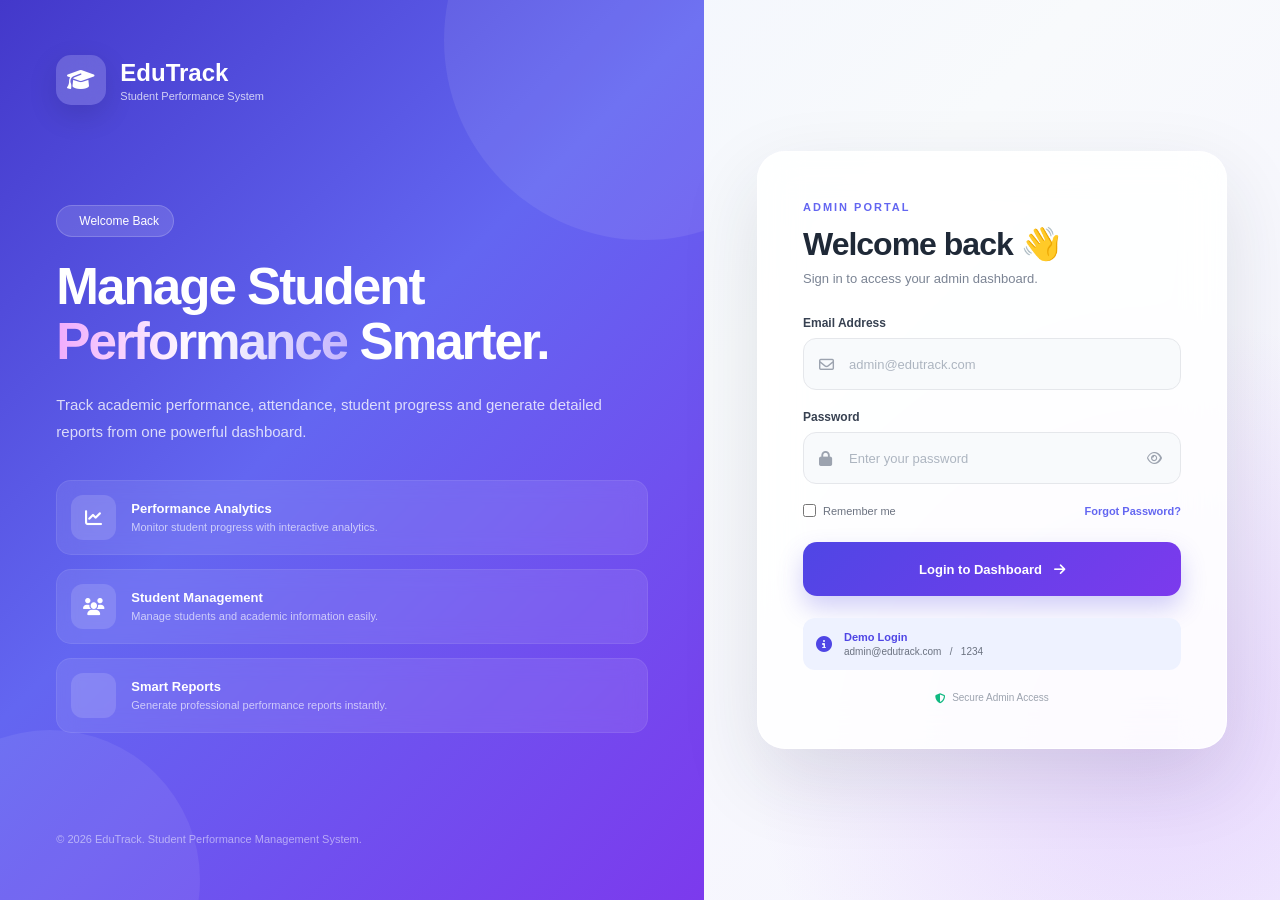
<file: login.html>
<!DOCTYPE html>
<html lang="en">

<head>
    <meta charset="UTF-8">
    <meta name="viewport" content="width=device-width, initial-scale=1.0">

    <title>EduTrack | Admin Login</title>

    <!-- Font Awesome -->
    <link rel="stylesheet"
        href="https://cdnjs.cloudflare.com/ajax/libs/font-awesome/6.5.2/css/all.min.css">

    <!-- Google Font -->
    <link rel="preconnect" href="https://fonts.googleapis.com">
    <link rel="preconnect" href="https://fonts.gstatic.com" crossorigin>

    <link href="https://fonts.googleapis.com/css2?family=Inter:wght@400;500;600;700;800&display=swap"
        rel="stylesheet">

    <!-- Main CSS -->
    <link rel="stylesheet" href="style.css">
</head>

<body class="login-page">

    <div class="login-container">

        <!-- LEFT SIDE -->

        <div class="login-left">

            <div class="brand">

                <div class="brand-icon">
                    <i class="fa-solid fa-graduation-cap"></i>
                </div>

                <div>
                    <h2>EduTrack</h2>
                    <span>Student Performance System</span>
                </div>

            </div>


            <div class="hero-content">

                <span class="welcome-badge">
                    <i class="fa-solid fa-sparkles"></i>
                    Welcome Back
                </span>

                <h1>
                    Manage Student
                    <span>Performance</span>
                    Smarter.
                </h1>

                <p>
                    Track academic performance, attendance,
                    student progress and generate detailed
                    reports from one powerful dashboard.
                </p>


                <div class="feature-list">

                    <div class="feature">

                        <div class="feature-icon purple">
                            <i class="fa-solid fa-chart-line"></i>
                        </div>

                        <div>
                            <strong>Performance Analytics</strong>
                            <small>
                                Monitor student progress with
                                interactive analytics.
                            </small>
                        </div>

                    </div>


                    <div class="feature">

                        <div class="feature-icon blue">
                            <i class="fa-solid fa-users"></i>
                        </div>

                        <div>
                            <strong>Student Management</strong>
                            <small>
                                Manage students and academic
                                information easily.
                            </small>
                        </div>

                    </div>


                    <div class="feature">

                        <div class="feature-icon pink">
                            <i class="fa-solid fa-file-chart-column"></i>
                        </div>

                        <div>
                            <strong>Smart Reports</strong>
                            <small>
                                Generate professional performance
                                reports instantly.
                            </small>
                        </div>

                    </div>

                </div>

            </div>


            <div class="login-footer">
                © 2026 EduTrack. Student Performance Management System.
            </div>

        </div>


        <!-- RIGHT SIDE -->

        <div class="login-right">

            <div class="login-card">

                <div class="mobile-brand">

                    <div class="brand-icon">
                        <i class="fa-solid fa-graduation-cap"></i>
                    </div>

                    <h2>EduTrack</h2>

                </div>


                <div class="login-heading">

                    <span class="small-title">
                        ADMIN PORTAL
                    </span>

                    <h1>Welcome back 👋</h1>

                    <p>
                        Sign in to access your admin dashboard.
                    </p>

                </div>


                <!-- LOGIN FORM -->

                <form id="loginForm">

                    <div class="input-group">

                        <label>
                            Email Address
                        </label>

                        <div class="input-wrapper">

                            <i class="fa-regular fa-envelope"></i>

                            <input
                                type="email"
                                id="email"
                                placeholder="admin@edutrack.com"
                                required>

                        </div>

                    </div>


                    <div class="input-group">

                        <label>
                            Password
                        </label>

                        <div class="input-wrapper">

                            <i class="fa-solid fa-lock"></i>

                            <input
                                type="password"
                                id="password"
                                placeholder="Enter your password"
                                required>

                            <button
                                type="button"
                                class="password-toggle"
                                onclick="togglePassword()">

                                <i
                                    class="fa-regular fa-eye"
                                    id="eyeIcon">
                                </i>

                            </button>

                        </div>

                    </div>


                    <div class="login-options">

                        <label class="remember">

                            <input
                                type="checkbox"
                                id="remember">

                            <span>
                                Remember me
                            </span>

                        </label>

                        <a href="settings.html">
                            Forgot Password?
                        </a>

                    </div>


                    <button
                        type="submit"
                        class="login-btn">

                        <span>
                            Login to Dashboard
                        </span>

                        <i class="fa-solid fa-arrow-right"></i>

                    </button>


                    <div
                        class="demo-login">

                        <i class="fa-solid fa-circle-info"></i>

                        <div>

                            <strong>
                                Demo Login
                            </strong>

                            <p>
                                admin@edutrack.com
                                &nbsp; / &nbsp;
                                1234
                            </p>

                        </div>

                    </div>

                </form>


                <div class="secure-login">

                    <i class="fa-solid fa-shield-halved"></i>

                    Secure Admin Access

                </div>

            </div>

        </div>

    </div>


    <!-- LOGIN JAVASCRIPT -->

    <script>

        function togglePassword() {

            const password =
                document.getElementById("password");

            const eye =
                document.getElementById("eyeIcon");


            if (password.type === "password") {

                password.type = "text";

                eye.classList.remove("fa-eye");

                eye.classList.add("fa-eye-slash");

            } else {

                password.type = "password";

                eye.classList.remove("fa-eye-slash");

                eye.classList.add("fa-eye");

            }

        }


        document
            .getElementById("loginForm")
            .addEventListener("submit", function(event) {

                event.preventDefault();


                const email =
                    document.getElementById("email").value;

                const password =
                    document.getElementById("password").value;


                if (
                    email === "admin@edutrack.com"
                    &&
                    password === "1234"
                ) {

                    window.location.href =
                        "admin.html";

                } else {

                    alert(
                        "Invalid email or password.\n\n" +
                        "Demo Login:\n" +
                        "admin@edutrack.com\n" +
                        "1234"
                    );

                }

            });

    </script>

</body>

</html>
</file>
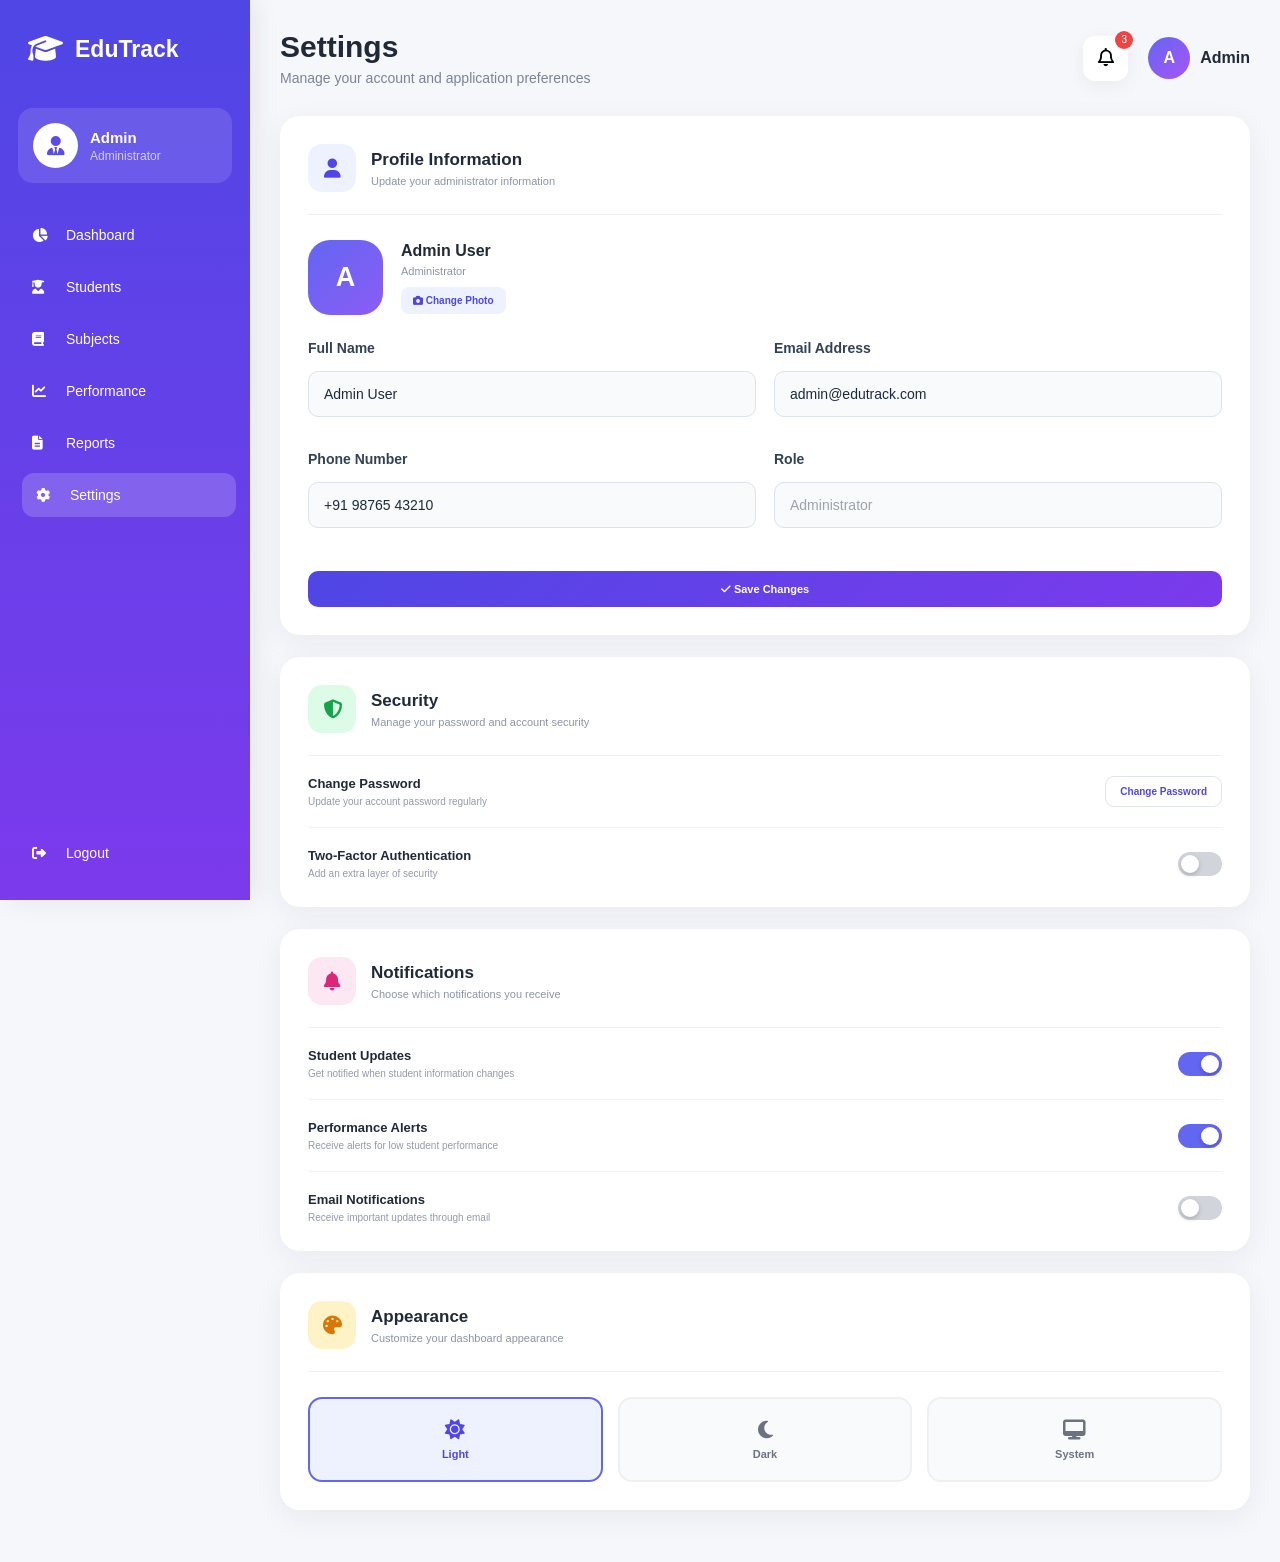
<file: settings.html>
<!DOCTYPE html>
<html lang="en">

<head>

    <meta charset="UTF-8">

    <meta name="viewport"
          content="width=device-width, initial-scale=1.0">

    <title>EduTrack | Settings</title>

    <link rel="stylesheet"
          href="https://cdnjs.cloudflare.com/ajax/libs/font-awesome/6.5.2/css/all.min.css">

    <link rel="stylesheet"
          href="style.css">

</head>

<body>

<div class="dashboard">

    <!-- SIDEBAR -->

    <aside class="sidebar">

        <div class="logo">

            <i class="fa-solid fa-graduation-cap"></i>

            <span>EduTrack</span>

        </div>


        <div class="admin-profile">

            <div class="profile-icon">

                <i class="fa-solid fa-user-tie"></i>

            </div>

            <div>

                <h3>Admin</h3>

                <p>Administrator</p>

            </div>

        </div>


        <nav>

            <a href="admin.html">
                <i class="fa-solid fa-chart-pie"></i>
                Dashboard
            </a>

            <a href="students.html">
                <i class="fa-solid fa-user-graduate"></i>
                Students
            </a>

            <a href="settings.html">
                <i class="fa-solid fa-book"></i>
                Subjects
            </a>

            <a href="performance.html">
                <i class="fa-solid fa-chart-line"></i>
                Performance
            </a>

            <a href="reports.html">
                <i class="fa-solid fa-file-lines"></i>
                Reports
            </a>

            <a href="settings.html" class="active">
                <i class="fa-solid fa-gear"></i>
                Settings
            </a>

        </nav>


        <div class="logout">

            <a href="login.html">

                <i class="fa-solid fa-right-from-bracket"></i>

                Logout

            </a>

        </div>

    </aside>


    <!-- MAIN -->

    <main class="main-content">

        <header class="topbar">

            <div>

                <h1>Settings</h1>

                <p>
                    Manage your account and application preferences
                </p>

            </div>


            <div class="top-actions">

                <button class="icon-btn">

                    <i class="fa-regular fa-bell"></i>

                    <span class="notification">
                        3
                    </span>

                </button>


                <div class="admin-mini">

                    <div class="mini-avatar">
                        A
                    </div>

                    <span>Admin</span>

                </div>

            </div>

        </header>


        <!-- PROFILE -->

        <section class="settings-card">

            <div class="settings-title">

                <div class="settings-title-icon">
                    <i class="fa-solid fa-user"></i>
                </div>

                <div>

                    <h2>Profile Information</h2>

                    <p>
                        Update your administrator information
                    </p>

                </div>

            </div>


            <div class="profile-settings">

                <div class="big-avatar">
                    A
                </div>

                <div>

                    <h3>Admin User</h3>

                    <p>Administrator</p>

                    <button class="change-photo">
                        <i class="fa-solid fa-camera"></i>
                        Change Photo
                    </button>

                </div>

            </div>


            <div class="settings-form">

                <div class="form-group">

                    <label>Full Name</label>

                    <input
                        type="text"
                        value="Admin User">

                </div>


                <div class="form-group">

                    <label>Email Address</label>

                    <input
                        type="email"
                        value="admin@edutrack.com">

                </div>


                <div class="form-group">

                    <label>Phone Number</label>

                    <input
                        type="text"
                        value="+91 98765 43210">

                </div>


                <div class="form-group">

                    <label>Role</label>

                    <input
                        type="text"
                        value="Administrator"
                        disabled>

                </div>

            </div>


            <button class="save-btn"
                    onclick="saveSettings()">

                <i class="fa-solid fa-check"></i>

                Save Changes

            </button>

        </section>


        <!-- SECURITY -->

        <section class="settings-card">

            <div class="settings-title">

                <div class="settings-title-icon security">
                    <i class="fa-solid fa-shield-halved"></i>
                </div>

                <div>

                    <h2>Security</h2>

                    <p>
                        Manage your password and account security
                    </p>

                </div>

            </div>


            <div class="security-row">

                <div>

                    <strong>
                        Change Password
                    </strong>

                    <p>
                        Update your account password regularly
                    </p>

                </div>

                <button
                    class="outline-btn"
                    onclick="changePassword()">

                    Change Password

                </button>

            </div>


            <div class="security-row">

                <div>

                    <strong>
                        Two-Factor Authentication
                    </strong>

                    <p>
                        Add an extra layer of security
                    </p>

                </div>


                <label class="switch">

                    <input type="checkbox">

                    <span class="slider"></span>

                </label>

            </div>

        </section>


        <!-- NOTIFICATIONS -->

        <section class="settings-card">

            <div class="settings-title">

                <div class="settings-title-icon notification-icon">
                    <i class="fa-solid fa-bell"></i>
                </div>

                <div>

                    <h2>Notifications</h2>

                    <p>
                        Choose which notifications you receive
                    </p>

                </div>

            </div>


            <div class="security-row">

                <div>

                    <strong>
                        Student Updates
                    </strong>

                    <p>
                        Get notified when student information changes
                    </p>

                </div>

                <label class="switch">

                    <input type="checkbox"
                           checked>

                    <span class="slider"></span>

                </label>

            </div>


            <div class="security-row">

                <div>

                    <strong>
                        Performance Alerts
                    </strong>

                    <p>
                        Receive alerts for low student performance
                    </p>

                </div>

                <label class="switch">

                    <input type="checkbox"
                           checked>

                    <span class="slider"></span>

                </label>

            </div>


            <div class="security-row">

                <div>

                    <strong>
                        Email Notifications
                    </strong>

                    <p>
                        Receive important updates through email
                    </p>

                </div>

                <label class="switch">

                    <input type="checkbox">

                    <span class="slider"></span>

                </label>

            </div>

        </section>


        <!-- APPEARANCE -->

        <section class="settings-card">

            <div class="settings-title">

                <div class="settings-title-icon appearance">
                    <i class="fa-solid fa-palette"></i>
                </div>

                <div>

                    <h2>Appearance</h2>

                    <p>
                        Customize your dashboard appearance
                    </p>

                </div>

            </div>


            <div class="theme-options">

                <button class="theme active-theme">

                    <i class="fa-solid fa-sun"></i>

                    <span>Light</span>

                </button>


                <button class="theme">

                    <i class="fa-solid fa-moon"></i>

                    <span>Dark</span>

                </button>


                <button class="theme">

                    <i class="fa-solid fa-desktop"></i>

                    <span>System</span>

                </button>

            </div>

        </section>

    </main>

</div>


<script>

function saveSettings() {

    alert(
        "Profile settings saved successfully!"
    );

}


function changePassword() {

    alert(
        "Password change feature will be connected to the backend in the next stage."
    );

}


const themes =
document.querySelectorAll(".theme");


themes.forEach(function(theme) {

    theme.addEventListener("click", function() {

        themes.forEach(function(item) {

            item.classList.remove(
                "active-theme"
            );

        });

        theme.classList.add(
            "active-theme"
        );

    });

});

</script>

</body>

</html>
</file>
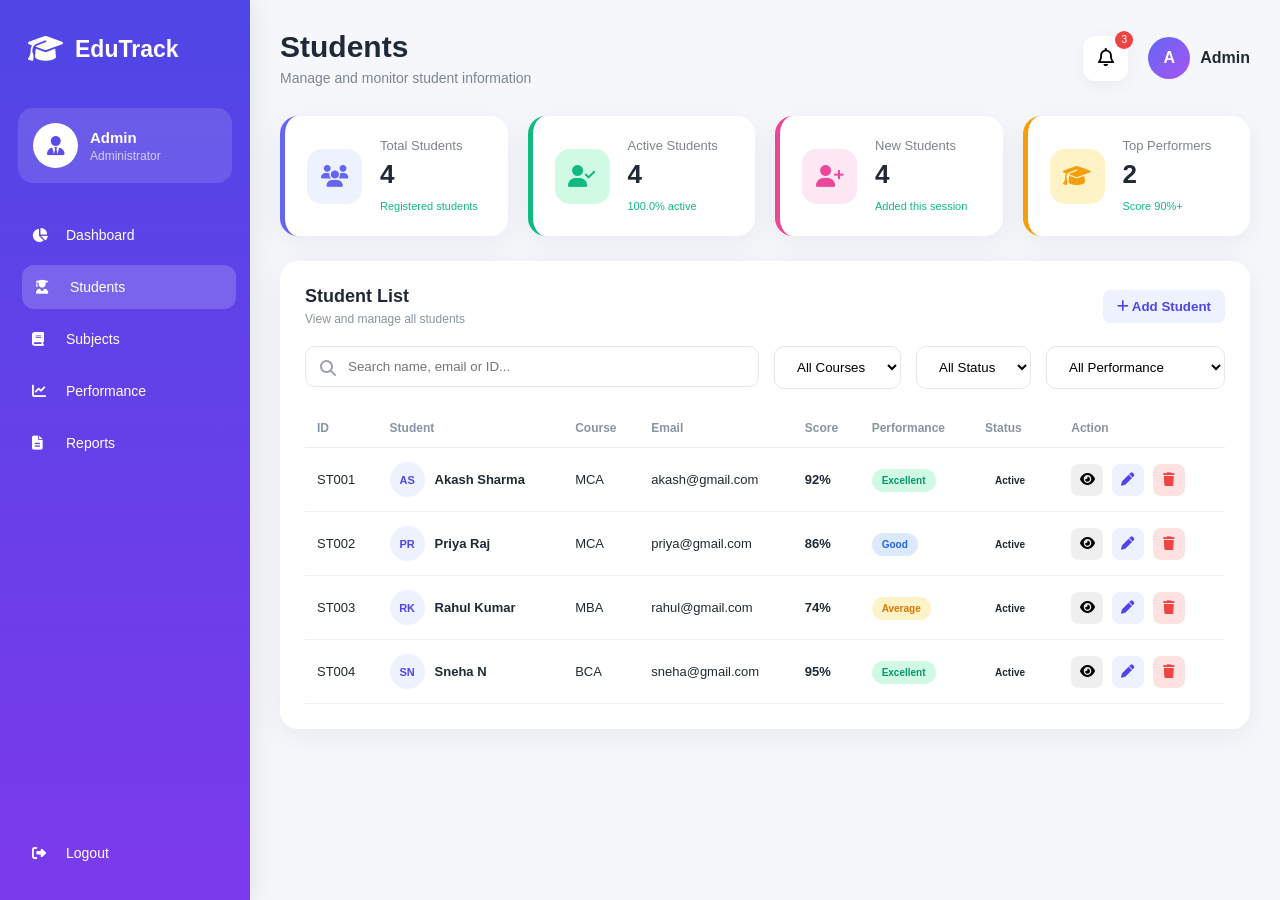
<file: students.html>
<!DOCTYPE html>
<html lang="en">

<head>
    <meta charset="UTF-8">
    <meta name="viewport" content="width=device-width, initial-scale=1.0">

    <title>Students Management | EduTrack</title>

    <!-- Font Awesome -->
    <link rel="stylesheet"
        href="https://cdnjs.cloudflare.com/ajax/libs/font-awesome/6.5.2/css/all.min.css">

    <link rel="stylesheet" href="style.css">
</head>

<body>

<div class="dashboard">

    <!-- ================= SIDEBAR ================= -->

    <aside class="sidebar">

        <div class="logo">
            <i class="fa-solid fa-graduation-cap"></i>
            <span>EduTrack</span>
        </div>

        <div class="admin-profile">

            <div class="profile-icon">
                <i class="fa-solid fa-user-tie"></i>
            </div>

            <div>
                <h3>Admin</h3>
                <p>Administrator</p>
            </div>

        </div>

        <nav>

            <a href="admin.html">
                <i class="fa-solid fa-chart-pie"></i>
                <span>Dashboard</span>
            </a>

            <a href="students.html" class="active">
                <i class="fa-solid fa-user-graduate"></i>
                <span>Students</span>
            </a>

            <a href="settings.html">
                <i class="fa-solid fa-book"></i>
                <span>Subjects</span>
            </a>

            <a href="performance.html">
                <i class="fa-solid fa-chart-line"></i>
                <span>Performance</span>
            </a>

            <a href="reports.html">
                <i class="fa-solid fa-file-lines"></i>
                <span>Reports</span>
            </a>

        </nav>

        <div class="logout">

            <a href="login.html">
                <i class="fa-solid fa-right-from-bracket"></i>
                <span>Logout</span>
            </a>

        </div>

    </aside>


    <!-- ================= MAIN CONTENT ================= -->

    <main class="main-content">

        <!-- TOPBAR -->

        <header class="topbar">

            <div>
                <h1>Students</h1>
                <p>Manage and monitor student information</p>
            </div>

            <div class="top-actions">

                <button class="icon-btn">
                    <i class="fa-regular fa-bell"></i>
                    <span class="notification">3</span>
                </button>

                <div class="admin-mini">

                    <div class="mini-avatar">
                        A
                    </div>

                    <span>Admin</span>

                </div>

            </div>

        </header>


        <!-- ================= STATISTICS ================= -->

        <section class="stats-grid">

            <div class="stat-card students">

                <div class="stat-icon">
                    <i class="fa-solid fa-users"></i>
                </div>

                <div>
                    <p>Total Students</p>
                    <h2 id="totalStudents">0</h2>
                    <span class="increase">Registered students</span>
                </div>

            </div>


            <div class="stat-card performance">

                <div class="stat-icon">
                    <i class="fa-solid fa-user-check"></i>
                </div>

                <div>
                    <p>Active Students</p>
                    <h2 id="activeStudents">0</h2>
                    <span class="increase" id="activePercentage">
                        0% active
                    </span>
                </div>

            </div>


            <div class="stat-card teachers">

                <div class="stat-icon">
                    <i class="fa-solid fa-user-plus"></i>
                </div>

                <div>
                    <p>New Students</p>
                    <h2 id="newStudents">0</h2>
                    <span class="increase">Added this session</span>
                </div>

            </div>


            <div class="stat-card attendance">

                <div class="stat-icon">
                    <i class="fa-solid fa-graduation-cap"></i>
                </div>

                <div>
                    <p>Top Performers</p>
                    <h2 id="topPerformers">0</h2>
                    <span class="increase">Score 90%+</span>
                </div>

            </div>

        </section>


        <!-- ================= STUDENT TABLE ================= -->

        <div class="table-card">

            <div class="section-title">

                <div>
                    <h2>Student List</h2>
                    <p>View and manage all students</p>
                </div>

                <button
                    class="view-btn"
                    onclick="openStudentForm()">

                    <i class="fa-solid fa-plus"></i>
                    Add Student

                </button>

            </div>


            <!-- SEARCH / FILTER -->

            <div class="student-controls">

                <div class="search-box">

                    <i class="fa-solid fa-magnifying-glass"></i>

                    <input
                        type="text"
                        id="studentSearch"
                        placeholder="Search name, email or ID..."
                        oninput="applyFilters()">

                </div>


                <select
                    id="courseFilter"
                    onchange="applyFilters()">

                    <option value="all">All Courses</option>
                    <option value="MCA">MCA</option>
                    <option value="MBA">MBA</option>
                    <option value="BCA">BCA</option>
                    <option value="B.Tech">B.Tech</option>
                    <option value="M.Tech">M.Tech</option>

                </select>


                <select
                    id="statusFilter"
                    onchange="applyFilters()">

                    <option value="all">All Status</option>
                    <option value="Active">Active</option>
                    <option value="Inactive">Inactive</option>

                </select>


                <select
                    id="performanceFilter"
                    onchange="applyFilters()">

                    <option value="all">All Performance</option>
                    <option value="Excellent">Excellent</option>
                    <option value="Good">Good</option>
                    <option value="Average">Average</option>
                    <option value="Needs Improvement">
                        Needs Improvement
                    </option>

                </select>

            </div>


            <!-- TABLE -->

            <div class="table-container">

                <table id="studentTable">

                    <thead>

                        <tr>

                            <th>ID</th>
                            <th>Student</th>
                            <th>Course</th>
                            <th>Email</th>
                            <th>Score</th>
                            <th>Performance</th>
                            <th>Status</th>
                            <th>Action</th>

                        </tr>

                    </thead>

                    <tbody id="studentTableBody"></tbody>

                </table>

            </div>

        </div>

    </main>

</div>


<!-- =====================================================
     ADD / EDIT STUDENT MODAL
===================================================== -->

<div class="modal" id="studentModal">

    <div class="modal-box">

        <div class="modal-header">

            <div>

                <h2 id="modalTitle">
                    Add New Student
                </h2>

                <p>Enter student information</p>

            </div>

            <button
                type="button"
                onclick="closeStudentForm()">

                <i class="fa-solid fa-xmark"></i>

            </button>

        </div>


        <div class="form-group">

            <label>Student Name</label>

            <input
                type="text"
                id="studentName"
                placeholder="Enter student name">

        </div>


        <div class="form-group">

            <label>Email</label>

            <input
                type="email"
                id="studentEmail"
                placeholder="student@email.com">

        </div>


        <div class="form-group">

            <label>Phone Number</label>

            <input
                type="tel"
                id="studentPhone"
                placeholder="Enter phone number">

        </div>


        <div class="form-group">

            <label>Course</label>

            <select id="studentCourse">

                <option value="MCA">MCA</option>
                <option value="MBA">MBA</option>
                <option value="BCA">BCA</option>
                <option value="B.Tech">B.Tech</option>
                <option value="M.Tech">M.Tech</option>

            </select>

        </div>


        <div class="form-group">

            <label>Performance Score</label>

            <input
                type="number"
                id="studentScore"
                min="0"
                max="100"
                placeholder="Enter score 0-100">

        </div>


        <div class="form-group">

            <label>Student Status</label>

            <select id="studentStatus">

                <option value="Active">Active</option>
                <option value="Inactive">Inactive</option>

            </select>

        </div>


        <button
            class="save-btn"
            id="saveButton"
            onclick="saveStudent()">

            <i class="fa-solid fa-check"></i>
            Save Student

        </button>

    </div>

</div>


<!-- =====================================================
     VIEW STUDENT MODAL
===================================================== -->

<div class="modal" id="viewModal">

    <div class="profile-modal">

        <!-- HEADER -->

        <div class="profile-modal-header">

            <div>

                <span class="profile-label">
                    STUDENT PROFILE
                </span>

                <h2>Student Details</h2>

            </div>

            <button
                class="profile-close"
                onclick="closeViewModal()">

                <i class="fa-solid fa-xmark"></i>

            </button>

        </div>


        <!-- PROFILE -->

        <div class="profile-top">

            <div
                class="profile-big-avatar"
                id="viewAvatar">

                AS

            </div>


            <div class="profile-main-info">

                <h2 id="viewName">
                    Student Name
                </h2>

                <p id="viewEmail">
                    email@example.com
                </p>

                <div class="profile-tags">

                    <span id="viewCourseTag">
                        MCA
                    </span>

                    <span id="viewStatusTag">
                        Active
                    </span>

                </div>

            </div>

        </div>


        <!-- QUICK STATS -->

        <div class="profile-stats">

            <div class="profile-stat">

                <i class="fa-solid fa-id-card"></i>

                <span>Student ID</span>

                <strong id="viewId">
                    ST001
                </strong>

            </div>


            <div class="profile-stat">

                <i class="fa-solid fa-phone"></i>

                <span>Phone</span>

                <strong id="viewPhone">
                    -
                </strong>

            </div>


            <div class="profile-stat">

                <i class="fa-solid fa-chart-line"></i>

                <span>Score</span>

                <strong id="viewScore">
                    92%
                </strong>

            </div>

        </div>


        <!-- PERFORMANCE -->

        <div class="profile-section">

            <div class="profile-section-title">

                <div>

                    <h3>Academic Performance</h3>

                    <p>
                        Overall student performance
                    </p>

                </div>

                <strong id="viewPerformance">
                    Excellent
                </strong>

            </div>


            <div class="progress-container">

                <div
                    class="progress-bar"
                    id="viewProgressBar">

                    <span></span>

                </div>

            </div>

        </div>


        <!-- SUBJECTS -->

        <div class="profile-section">

            <div class="profile-section-title">

                <div>

                    <h3>Subject Performance</h3>

                    <p>
                        Current academic scores
                    </p>

                </div>

            </div>


            <div class="subject-list">

                <div class="subject-item">

                    <div>

                        <span>Data Structures</span>

                        <div class="subject-progress">
                            <span style="width:92%"></span>
                        </div>

                    </div>

                    <strong>92%</strong>

                </div>


                <div class="subject-item">

                    <div>

                        <span>Database Management</span>

                        <div class="subject-progress">
                            <span style="width:88%"></span>
                        </div>

                    </div>

                    <strong>88%</strong>

                </div>


                <div class="subject-item">

                    <div>

                        <span>Computer Networks</span>

                        <div class="subject-progress">
                            <span style="width:84%"></span>
                        </div>

                    </div>

                    <strong>84%</strong>

                </div>


                <div class="subject-item">

                    <div>

                        <span>Web Development</span>

                        <div class="subject-progress">
                            <span style="width:95%"></span>
                        </div>

                    </div>

                    <strong>95%</strong>

                </div>

            </div>

        </div>


        <!-- ATTENDANCE -->

        <div class="profile-section">

            <div class="profile-section-title">

                <div>

                    <h3>Attendance</h3>

                    <p>
                        Current semester attendance
                    </p>

                </div>

                <strong>92%</strong>

            </div>


            <div class="attendance-progress">

                <span style="width:92%"></span>

            </div>

        </div>

    </div>

</div>


<!-- =====================================================
     JAVASCRIPT
===================================================== -->

<script>

let students = JSON.parse(
    localStorage.getItem("eduTrackStudents")
) || [];

let editingStudentId = null;


/* =====================================================
   DEFAULT DATA
===================================================== */

if (students.length === 0) {

    students = [

        {
            id: "ST001",
            name: "Akash Sharma",
            email: "akash@gmail.com",
            phone: "9876543210",
            course: "MCA",
            score: 92,
            status: "Active"
        },

        {
            id: "ST002",
            name: "Priya Raj",
            email: "priya@gmail.com",
            phone: "9876543211",
            course: "MCA",
            score: 86,
            status: "Active"
        },

        {
            id: "ST003",
            name: "Rahul Kumar",
            email: "rahul@gmail.com",
            phone: "9876543212",
            course: "MBA",
            score: 74,
            status: "Active"
        },

        {
            id: "ST004",
            name: "Sneha N",
            email: "sneha@gmail.com",
            phone: "9876543213",
            course: "BCA",
            score: 95,
            status: "Active"
        }

    ];

    saveStudents();

}


/* =====================================================
   SAVE DATA
===================================================== */

function saveStudents() {

    localStorage.setItem(
        "eduTrackStudents",
        JSON.stringify(students)
    );

}


/* =====================================================
   PERFORMANCE
===================================================== */

function getPerformance(score) {

    score = Number(score);

    if (score >= 90) {
        return "Excellent";
    }

    if (score >= 80) {
        return "Good";
    }

    if (score >= 60) {
        return "Average";
    }

    return "Needs Improvement";

}


function getPerformanceClass(score) {

    score = Number(score);

    if (score >= 90) {
        return "excellent";
    }

    if (score >= 80) {
        return "good";
    }

    if (score >= 60) {
        return "average";
    }

    return "needs-improvement";

}


/* =====================================================
   INITIALS
===================================================== */

function getInitials(name) {

    const words =
        name.trim().split(/\s+/);

    if (words.length >= 2) {

        return (
            words[0][0] +
            words[words.length - 1][0]
        ).toUpperCase();

    }

    return name
        .substring(0, 2)
        .toUpperCase();

}


/* =====================================================
   RENDER STUDENTS
===================================================== */

function renderStudents() {

    const tbody =
        document.getElementById(
            "studentTableBody"
        );

    tbody.innerHTML = "";


    students.forEach(student => {

        const performance =
            getPerformance(student.score);

        const performanceClass =
            getPerformanceClass(student.score);


        const row =
            document.createElement("tr");


        row.innerHTML = `

            <td>${student.id}</td>

            <td>

                <div class="student-info">

                    <div class="student-avatar">
                        ${getInitials(student.name)}
                    </div>

                    <span>
                        ${student.name}
                    </span>

                </div>

            </td>

            <td>${student.course}</td>

            <td>${student.email}</td>

            <td>
                <strong>${student.score}%</strong>
            </td>

            <td>

                <span class="status ${performanceClass}">
                    ${performance}
                </span>

            </td>

            <td>

                <span class="status ${
                    student.status === "Active"
                        ? "active"
                        : "inactive"
                }">
                    ${student.status}
                </span>

            </td>

            <td>

                <button
                    class="action-btn view"
                    onclick="viewStudent('${student.id}')"
                    title="View">

                    <i class="fa-solid fa-eye"></i>

                </button>

                <button
                    class="action-btn edit"
                    onclick="editStudent('${student.id}')"
                    title="Edit">

                    <i class="fa-solid fa-pen"></i>

                </button>

                <button
                    class="action-btn delete"
                    onclick="deleteStudent('${student.id}')"
                    title="Delete">

                    <i class="fa-solid fa-trash"></i>

                </button>

            </td>

        `;


        tbody.appendChild(row);

    });


    updateStatistics();

    applyFilters();

}


/* =====================================================
   STATISTICS
===================================================== */

function updateStatistics() {

    const total =
        students.length;


    const active =
        students.filter(
            student =>
                student.status === "Active"
        ).length;


    const top =
        students.filter(
            student =>
                Number(student.score) >= 90
        ).length;


    document.getElementById(
        "totalStudents"
    ).innerText = total;


    document.getElementById(
        "activeStudents"
    ).innerText = active;


    document.getElementById(
        "topPerformers"
    ).innerText = top;


    const percentage =
        total > 0
            ? ((active / total) * 100).toFixed(1)
            : 0;


    document.getElementById(
        "activePercentage"
    ).innerText =
        percentage + "% active";


    /*
       For now this shows the number of students
       currently stored.
    */

    document.getElementById(
        "newStudents"
    ).innerText = students.length;

}


/* =====================================================
   OPEN ADD FORM
===================================================== */

function openStudentForm() {

    editingStudentId = null;


    document.getElementById(
        "modalTitle"
    ).innerText =
        "Add New Student";


    document.getElementById(
        "saveButton"
    ).innerHTML =
        '<i class="fa-solid fa-check"></i> Save Student';


    document.getElementById(
        "studentName"
    ).value = "";


    document.getElementById(
        "studentEmail"
    ).value = "";


    document.getElementById(
        "studentPhone"
    ).value = "";


    document.getElementById(
        "studentCourse"
    ).value = "MCA";


    document.getElementById(
        "studentScore"
    ).value = "";


    document.getElementById(
        "studentStatus"
    ).value = "Active";


    document.getElementById(
        "studentModal"
    ).style.display = "flex";

}


/* =====================================================
   CLOSE FORM
===================================================== */

function closeStudentForm() {

    document.getElementById(
        "studentModal"
    ).style.display = "none";

}


/* =====================================================
   SAVE STUDENT
===================================================== */

function saveStudent() {

    const name =
        document.getElementById(
            "studentName"
        ).value.trim();


    const email =
        document.getElementById(
            "studentEmail"
        ).value.trim();


    const phone =
        document.getElementById(
            "studentPhone"
        ).value.trim();


    const course =
        document.getElementById(
            "studentCourse"
        ).value;


    const score =
        Number(
            document.getElementById(
                "studentScore"
            ).value
        );


    const status =
        document.getElementById(
            "studentStatus"
        ).value;


    /* VALIDATION */

    if (
        name === "" ||
        email === "" ||
        phone === "" ||
        isNaN(score)
    ) {

        alert(
            "Please fill all fields."
        );

        return;

    }


    if (
        score < 0 ||
        score > 100
    ) {

        alert(
            "Score must be between 0 and 100."
        );

        return;

    }


    /* =================================================
       UPDATE EXISTING
    ================================================= */

    if (editingStudentId !== null) {

        const student =
            students.find(
                item =>
                    item.id ===
                    editingStudentId
            );


        if (student) {

            student.name = name;
            student.email = email;
            student.phone = phone;
            student.course = course;
            student.score = score;
            student.status = status;

        }


        saveStudents();

        renderStudents();

        closeStudentForm();

        alert(
            "Student updated successfully!"
        );

        return;

    }


    /* =================================================
       NEW ID
    ================================================= */

    let maxId = 0;


    students.forEach(student => {

        const number =
            parseInt(
                student.id.replace("ST", "")
            );


        if (!isNaN(number)) {

            maxId =
                Math.max(maxId, number);

        }

    });


    const newId =
        "ST" +
        String(maxId + 1)
            .padStart(3, "0");


    /* =================================================
       NEW STUDENT
    ================================================= */

    const newStudent = {

        id: newId,

        name: name,

        email: email,

        phone: phone,

        course: course,

        score: score,

        status: status

    };


    students.push(newStudent);


    saveStudents();

    renderStudents();

    closeStudentForm();


    alert(
        "Student added successfully!"
    );

}


/* =====================================================
   EDIT STUDENT
===================================================== */

function editStudent(id) {

    const student =
        students.find(
            item =>
                item.id === id
        );


    if (!student) {
        return;
    }


    editingStudentId = id;


    document.getElementById(
        "modalTitle"
    ).innerText =
        "Edit Student";


    document.getElementById(
        "saveButton"
    ).innerHTML =
        '<i class="fa-solid fa-pen"></i> Update Student';


    document.getElementById(
        "studentName"
    ).value =
        student.name;


    document.getElementById(
        "studentEmail"
    ).value =
        student.email;


    document.getElementById(
        "studentPhone"
    ).value =
        student.phone;


    document.getElementById(
        "studentCourse"
    ).value =
        student.course;


    document.getElementById(
        "studentScore"
    ).value =
        student.score;


    document.getElementById(
        "studentStatus"
    ).value =
        student.status;


    document.getElementById(
        "studentModal"
    ).style.display =
        "flex";

}


/* =====================================================
   DELETE
===================================================== */

function deleteStudent(id) {

    const student =
        students.find(
            item =>
                item.id === id
        );


    if (!student) {
        return;
    }


    const confirmed =
        confirm(
            "Are you sure you want to delete " +
            student.name +
            "?"
        );


    if (!confirmed) {
        return;
    }


    students =
        students.filter(
            item =>
                item.id !== id
        );


    saveStudents();

    renderStudents();


    alert(
        "Student deleted successfully!"
    );

}


/* =====================================================
   VIEW STUDENT
===================================================== */

function viewStudent(id) {

    const student =
        students.find(
            item =>
                item.id === id
        );


    if (!student) {
        return;
    }


    const performance =
        getPerformance(
            student.score
        );


    document.getElementById(
        "viewAvatar"
    ).innerText =
        getInitials(student.name);


    document.getElementById(
        "viewName"
    ).innerText =
        student.name;


    document.getElementById(
        "viewEmail"
    ).innerText =
        student.email;


    document.getElementById(
        "viewId"
    ).innerText =
        student.id;


    document.getElementById(
        "viewPhone"
    ).innerText =
        student.phone;


    document.getElementById(
        "viewScore"
    ).innerText =
        student.score + "%";


    document.getElementById(
        "viewCourseTag"
    ).innerText =
        student.course;


    document.getElementById(
        "viewStatusTag"
    ).innerText =
        student.status;


    document.getElementById(
        "viewPerformance"
    ).innerText =
        performance;


    const progress =
        document.querySelector(
            "#viewProgressBar span"
        );


    if (progress) {

        progress.style.width =
            student.score + "%";

    }


    document.getElementById(
        "viewModal"
    ).style.display =
        "flex";

}


/* =====================================================
   CLOSE VIEW
===================================================== */

function closeViewModal() {

    document.getElementById(
        "viewModal"
    ).style.display =
        "none";

}


/* =====================================================
   FILTERS
===================================================== */

function applyFilters() {

    const search =
        document.getElementById(
            "studentSearch"
        ).value
        .toLowerCase()
        .trim();


    const course =
        document.getElementById(
            "courseFilter"
        ).value;


    const status =
        document.getElementById(
            "statusFilter"
        ).value;


    const performance =
        document.getElementById(
            "performanceFilter"
        ).value;


    const rows =
        document.querySelectorAll(
            "#studentTableBody tr"
        );


    rows.forEach(row => {

        const id =
            row.cells[0]
                .innerText
                .toLowerCase();


        const name =
            row.cells[1]
                .innerText
                .toLowerCase();


        const studentCourse =
            row.cells[2]
                .innerText
                .trim();


        const email =
            row.cells[3]
                .innerText
                .toLowerCase();


        const studentPerformance =
            row.cells[5]
                .innerText
                .trim();


        const studentStatus =
            row.cells[6]
                .innerText
                .trim();


        const searchMatch =
            search === "" ||
            id.includes(search) ||
            name.includes(search) ||
            email.includes(search);


        const courseMatch =
            course === "all" ||
            studentCourse === course;


        const statusMatch =
            status === "all" ||
            studentStatus === status;


        const performanceMatch =
            performance === "all" ||
            studentPerformance === performance;


        if (
            searchMatch &&
            courseMatch &&
            statusMatch &&
            performanceMatch
        ) {

            row.style.display = "";

        } else {

            row.style.display = "none";

        }

    });

}


/* =====================================================
   CLOSE WHEN CLICKING OUTSIDE
===================================================== */

window.addEventListener(
    "click",
    function(event) {

        const studentModal =
            document.getElementById(
                "studentModal"
            );


        const viewModal =
            document.getElementById(
                "viewModal"
            );


        if (
            event.target ===
            studentModal
        ) {

            closeStudentForm();

        }


        if (
            event.target ===
            viewModal
        ) {

            closeViewModal();

        }

    }
);


/* =====================================================
   ESCAPE KEY
===================================================== */

document.addEventListener(
    "keydown",
    function(event) {

        if (
            event.key === "Escape"
        ) {

            closeStudentForm();

            closeViewModal();

        }

    }
);


/* =====================================================
   PAGE LOAD
===================================================== */

document.addEventListener(
    "DOMContentLoaded",
    function() {

        renderStudents();

    }
);

</script>

</body>
</html>
</file>
<file: style.css>
/* =========================
   RESET
========================= */

* {
    margin: 0;
    padding: 0;
    box-sizing: border-box;
    font-family: Arial, sans-serif;
}

body {
    background: #f5f7fb;
    color: #1f2937;
}


/* =========================
   DASHBOARD
========================= */

.dashboard {
    display: flex;
    min-height: 100vh;
}


/* =========================
   SIDEBAR
========================= */

.sidebar {
    width: 250px;
    min-height: 100vh;
    background: linear-gradient(180deg, #4f46e5, #7c3aed);
    color: white;
    padding: 25px 18px;
    position: fixed;
    left: 0;
    top: 0;
    bottom: 0;
    box-shadow: 5px 0 25px rgba(0,0,0,0.08);
}

.logo {
    display: flex;
    align-items: center;
    gap: 12px;
    font-size: 23px;
    font-weight: bold;
    padding: 10px;
    margin-bottom: 35px;
}

.logo i {
    font-size: 28px;
}


/* ADMIN PROFILE */

.admin-profile {
    display: flex;
    align-items: center;
    gap: 12px;
    padding: 15px;
    background: rgba(255,255,255,0.12);
    border-radius: 15px;
    margin-bottom: 30px;
}

.profile-icon {
    width: 45px;
    height: 45px;
    border-radius: 50%;
    background: white;
    color: #5b4be7;
    display: flex;
    align-items: center;
    justify-content: center;
    font-size: 20px;
}

.admin-profile h3 {
    font-size: 15px;
}

.admin-profile p {
    font-size: 12px;
    opacity: 0.7;
    margin-top: 3px;
}


/* NAVIGATION */

nav {
    display: flex;
    flex-direction: column;
    gap: 8px;
}

nav a,
.logout a {
    color: white;
    text-decoration: none;
    display: flex;
    align-items: center;
    gap: 14px;
    padding: 14px;
    border-radius: 12px;
    font-size: 14px;
    transition: 0.3s;
}

nav a:hover,
nav a.active {
    background: rgba(255,255,255,0.18);
    transform: translateX(4px);
}

nav a i,
.logout i {
    width: 20px;
}


/* LOGOUT */

.logout {
    position: absolute;
    bottom: 25px;
    left: 18px;
    right: 18px;
}

.logout a:hover {
    background: rgba(255,255,255,0.15);
}


/* =========================
   MAIN CONTENT
========================= */

.main-content {
    margin-left: 250px;
    width: calc(100% - 250px);
    padding: 30px;
}


/* =========================
   TOPBAR
========================= */

.topbar {
    display: flex;
    justify-content: space-between;
    align-items: center;
    margin-bottom: 30px;
}

.topbar h1 {
    font-size: 30px;
    margin-bottom: 6px;
}

.topbar p {
    color: #7b8494;
    font-size: 14px;
}

.top-actions {
    display: flex;
    align-items: center;
    gap: 20px;
}

.icon-btn {
    border: none;
    background: white;
    width: 45px;
    height: 45px;
    border-radius: 12px;
    font-size: 18px;
    cursor: pointer;
    position: relative;
    box-shadow: 0 5px 20px rgba(0,0,0,0.05);
}

.notification {
    position: absolute;
    top: -5px;
    right: -5px;
    width: 18px;
    height: 18px;
    background: #ef4444;
    color: white;
    border-radius: 50%;
    font-size: 10px;
    display: flex;
    align-items: center;
    justify-content: center;
}

.admin-mini {
    display: flex;
    align-items: center;
    gap: 10px;
    font-weight: bold;
}

.mini-avatar {
    width: 42px;
    height: 42px;
    border-radius: 50%;
    background: linear-gradient(135deg, #6366f1, #a855f7);
    color: white;
    display: flex;
    align-items: center;
    justify-content: center;
}


/* =========================
   STAT CARDS
========================= */

.stats-grid {
    display: grid;
    grid-template-columns: repeat(4, 1fr);
    gap: 20px;
    margin-bottom: 25px;
}

.stat-card {
    background: white;
    padding: 22px;
    border-radius: 18px;
    display: flex;
    align-items: center;
    gap: 18px;
    box-shadow: 0 8px 30px rgba(31,41,55,0.06);
    transition: 0.3s;
    border-left: 5px solid transparent;
}

.stat-card:hover {
    transform: translateY(-5px);
    box-shadow: 0 15px 35px rgba(31,41,55,0.1);
}

.stat-card.students {
    border-color: #6366f1;
}

.stat-card.teachers {
    border-color: #ec4899;
}

.stat-card.performance {
    border-color: #10b981;
}

.stat-card.attendance {
    border-color: #f59e0b;
}

.stat-icon {
    width: 55px;
    height: 55px;
    border-radius: 15px;
    display: flex;
    align-items: center;
    justify-content: center;
    font-size: 22px;
}

.students .stat-icon {
    background: #eef2ff;
    color: #6366f1;
}

.teachers .stat-icon {
    background: #fce7f3;
    color: #ec4899;
}

.performance .stat-icon {
    background: #d1fae5;
    color: #10b981;
}

.attendance .stat-icon {
    background: #fef3c7;
    color: #f59e0b;
}

.stat-card p {
    color: #7b8494;
    font-size: 13px;
    margin-bottom: 6px;
}

.stat-card h2 {
    font-size: 26px;
    margin-bottom: 6px;
}

.increase {
    font-size: 11px;
    color: #10b981;
}


/* =========================
   CHARTS
========================= */

.charts-grid {
    display: grid;
    grid-template-columns: 2fr 1fr;
    gap: 20px;
    margin-bottom: 25px;
}

.chart-card {
    background: white;
    padding: 25px;
    border-radius: 18px;
    box-shadow: 0 8px 30px rgba(31,41,55,0.06);
}

.chart-header {
    display: flex;
    justify-content: space-between;
    align-items: center;
    margin-bottom: 20px;
}

.chart-header h2 {
    font-size: 18px;
}

.chart-header p {
    color: #8a93a3;
    font-size: 12px;
    margin-top: 5px;
}

.chart-header select {
    padding: 8px 12px;
    border: 1px solid #e5e7eb;
    border-radius: 8px;
    outline: none;
}


/* =========================
   BOTTOM SECTION
========================= */

.bottom-grid {
    display: grid;
    grid-template-columns: 2fr 1fr;
    gap: 20px;
}

.table-card,
.quick-card {
    background: white;
    padding: 25px;
    border-radius: 18px;
    box-shadow: 0 8px 30px rgba(31,41,55,0.06);
}

.section-title {
    display: flex;
    justify-content: space-between;
    align-items: center;
    margin-bottom: 20px;
}

.section-title h2 {
    font-size: 18px;
}

.section-title p {
    color: #8a93a3;
    font-size: 12px;
    margin-top: 5px;
}

.view-btn {
    border: none;
    background: #eef2ff;
    color: #4f46e5;
    padding: 9px 14px;
    border-radius: 8px;
    cursor: pointer;
    font-weight: bold;
}


/* =========================
   TABLE
========================= */

.table-container {
    overflow-x: auto;
}

table {
    width: 100%;
    border-collapse: collapse;
}

th {
    text-align: left;
    font-size: 12px;
    color: #8a93a3;
    padding: 12px;
    border-bottom: 1px solid #eee;
}

td {
    padding: 14px 12px;
    font-size: 13px;
    border-bottom: 1px solid #f1f1f1;
}

.student-info {
    display: flex;
    align-items: center;
    gap: 10px;
    font-weight: bold;
}

.student-avatar {
    width: 35px;
    height: 35px;
    border-radius: 50%;
    background: #eef2ff;
    color: #4f46e5;
    display: flex;
    justify-content: center;
    align-items: center;
    font-size: 11px;
}

.status {
    padding: 6px 10px;
    border-radius: 20px;
    font-size: 10px;
    font-weight: bold;
}

.excellent {
    background: #d1fae5;
    color: #059669;
}

.good {
    background: #dbeafe;
    color: #2563eb;
}

.average {
    background: #fef3c7;
    color: #d97706;
}


/* =========================
   QUICK ACTIONS
========================= */

.quick-card {
    min-height: 100%;
}

.quick-action {
    width: 100%;
    border: none;
    background: #f8fafc;
    padding: 14px;
    margin-bottom: 10px;
    border-radius: 12px;
    display: flex;
    align-items: center;
    gap: 12px;
    text-align: left;
    cursor: pointer;
    transition: 0.3s;
}

.quick-action:hover {
    background: #eef2ff;
    transform: translateX(4px);
}

.action-icon {
    width: 40px;
    height: 40px;
    background: #eef2ff;
    color: #4f46e5;
    border-radius: 10px;
    display: flex;
    align-items: center;
    justify-content: center;
}

.quick-action span:nth-child(2) {
    flex: 1;
}

.quick-action strong {
    display: block;
    font-size: 13px;
}

.quick-action small {
    display: block;
    color: #8a93a3;
    margin-top: 3px;
}


/* =========================
   RESPONSIVE
========================= */

@media (max-width: 1100px) {

    .stats-grid {
        grid-template-columns: repeat(2, 1fr);
    }

    .charts-grid,
    .bottom-grid {
        grid-template-columns: 1fr;
    }
}


@media (max-width: 768px) {

    .sidebar {
        width: 70px;
        padding: 20px 10px;
    }

    .logo span,
    .admin-profile div:not(.profile-icon),
    nav a:not(.active)::after,
    nav a {
        font-size: 0;
    }

    nav a i {
        font-size: 18px;
    }

    .main-content {
        margin-left: 70px;
        width: calc(100% - 70px);
        padding: 20px;
    }

    .stats-grid {
        grid-template-columns: 1fr;
    }

    .topbar h1 {
        font-size: 22px;
    }

    .admin-mini span {
        display: none;
    }
}


@media (max-width: 500px) {

    .main-content {
        padding: 12px;
    }

    .topbar {
        align-items: flex-start;
    }

    .top-actions {
        gap: 5px;
    }

    .stat-card {
        padding: 16px;
    }

    .chart-card,
    .table-card,
    .quick-card {
        padding: 16px;
    }
}
/* =========================
   STUDENT CONTROLS
========================= */

.student-controls {
    display: flex;
    gap: 15px;
    margin-bottom: 20px;
}

.search-box {
    flex: 1;
    position: relative;
}

.search-box i {
    position: absolute;
    left: 15px;
    top: 50%;
    transform: translateY(-50%);
    color: #9ca3af;
}

.search-box input {
    width: 100%;
    padding: 12px 15px 12px 42px;
    border: 1px solid #e5e7eb;
    border-radius: 10px;
    outline: none;
}

.student-controls select {
    padding: 12px 18px;
    border: 1px solid #e5e7eb;
    border-radius: 10px;
    outline: none;
    background: white;
}


/* ACTION BUTTONS */

.action-btn {
    width: 32px;
    height: 32px;
    border: none;
    border-radius: 8px;
    cursor: pointer;
    margin-right: 5px;
}

.action-btn.edit {
    background: #eef2ff;
    color: #4f46e5;
}

.action-btn.delete {
    background: #fee2e2;
    color: #ef4444;
}


/* =========================
   MODAL
========================= */

.modal {
    display: none;
    position: fixed;
    inset: 0;
    background: rgba(15,23,42,0.55);
    align-items: center;
    justify-content: center;
    z-index: 1000;
}

.modal-box {
    width: 450px;
    max-width: 90%;
    background: white;
    border-radius: 20px;
    padding: 25px;
    box-shadow: 0 25px 60px rgba(0,0,0,0.2);
}

.modal-header {
    display: flex;
    justify-content: space-between;
    align-items: center;
    margin-bottom: 25px;
}

.modal-header h2 {
    font-size: 21px;
}

.modal-header button {
    border: none;
    background: #f1f5f9;
    width: 35px;
    height: 35px;
    border-radius: 50%;
    font-size: 22px;
    cursor: pointer;
}

.form-group {
    margin-bottom: 16px;
}

.form-group label {
    display: block;
    font-size: 13px;
    font-weight: bold;
    margin-bottom: 7px;
}

.form-group input,
.form-group select {
    width: 100%;
    padding: 12px;
    border: 1px solid #e5e7eb;
    border-radius: 9px;
    outline: none;
}

.form-group input:focus,
.form-group select:focus {
    border-color: #6366f1;
}

.save-btn {
    width: 100%;
    padding: 13px;
    border: none;
    border-radius: 10px;
    background: linear-gradient(135deg,#4f46e5,#7c3aed);
    color: white;
    font-size: 14px;
    font-weight: bold;
    cursor: pointer;
    margin-top: 5px;
}

.save-btn:hover {
    opacity: 0.9;
}


/* MOBILE */

@media (max-width: 600px) {

    .student-controls {
        flex-direction: column;
    }

    .student-controls select {
        width: 100%;
    }

}
/* =====================================================
   PREMIUM LOGIN PAGE
===================================================== */

.login-page {
    min-height: 100vh;
    background:
        radial-gradient(circle at 10% 20%, rgba(99,102,241,0.20), transparent 30%),
        radial-gradient(circle at 90% 80%, rgba(168,85,247,0.20), transparent 30%),
        linear-gradient(135deg, #eef2ff, #f8fafc 50%, #f5f3ff);

    font-family: 'Inter', Arial, sans-serif;

    overflow-x: hidden;
}


/* MAIN CONTAINER */

.login-container {
    min-height: 100vh;
    display: grid;
    grid-template-columns: 1.1fr 0.9fr;
}


/* =====================================================
   LEFT PANEL
===================================================== */

.login-left {

    position: relative;

    padding: 55px 8%;

    color: white;

    display: flex;

    flex-direction: column;

    justify-content: space-between;

    overflow: hidden;

    background:
        linear-gradient(
            135deg,
            #4338ca 0%,
            #6366f1 45%,
            #7c3aed 100%
        );
}


/* Decorative circles */

.login-left::before {

    content: "";

    position: absolute;

    width: 400px;
    height: 400px;

    border-radius: 50%;

    background: rgba(255,255,255,0.08);

    top: -160px;
    right: -140px;
}


.login-left::after {

    content: "";

    position: absolute;

    width: 300px;
    height: 300px;

    border-radius: 50%;

    background: rgba(255,255,255,0.07);

    bottom: -130px;
    left: -100px;
}


/* BRAND */

.brand {

    display: flex;

    align-items: center;

    gap: 14px;

    position: relative;

    z-index: 2;
}


.brand-icon {

    width: 50px;
    height: 50px;

    display: flex;

    align-items: center;

    justify-content: center;

    border-radius: 15px;

    background: rgba(255,255,255,0.18);

    backdrop-filter: blur(10px);

    font-size: 22px;

    box-shadow:
        0 10px 30px rgba(0,0,0,0.12);
}


.brand h2 {

    font-size: 24px;

    font-weight: 800;

    margin: 0;
}


.brand span {

    display: block;

    font-size: 11px;

    opacity: 0.75;

    margin-top: 3px;
}


/* HERO */

.hero-content {

    max-width: 620px;

    position: relative;

    z-index: 2;
}


.welcome-badge {

    display: inline-flex;

    align-items: center;

    gap: 8px;

    padding: 8px 14px;

    border-radius: 50px;

    background: rgba(255,255,255,0.13);

    border: 1px solid rgba(255,255,255,0.18);

    font-size: 12px;

    margin-bottom: 22px;
}


.hero-content h1 {

    font-size: clamp(40px, 4vw, 62px);

    line-height: 1.08;

    letter-spacing: -2px;

    margin-bottom: 22px;

    font-weight: 800;
}


.hero-content h1 span {

    background:
        linear-gradient(
            90deg,
            #f0abfc,
            #ffffff,
            #c4b5fd
        );

    -webkit-background-clip: text;

    -webkit-text-fill-color: transparent;
}


.hero-content > p {

    max-width: 550px;

    line-height: 1.8;

    font-size: 15px;

    color: rgba(255,255,255,0.78);

    margin-bottom: 35px;
}


/* FEATURES */

.feature-list {

    display: flex;

    flex-direction: column;

    gap: 14px;
}


.feature {

    display: flex;

    align-items: center;

    gap: 15px;

    padding: 14px;

    border-radius: 15px;

    background: rgba(255,255,255,0.09);

    border: 1px solid rgba(255,255,255,0.08);

    backdrop-filter: blur(10px);

    transition: 0.3s;
}


.feature:hover {

    transform: translateX(8px);

    background: rgba(255,255,255,0.14);
}


.feature-icon {

    min-width: 45px;

    height: 45px;

    display: flex;

    align-items: center;

    justify-content: center;

    border-radius: 12px;

    background: rgba(255,255,255,0.14);

    font-size: 17px;
}


.feature strong {

    display: block;

    font-size: 13px;

    margin-bottom: 4px;
}


.feature small {

    display: block;

    color: rgba(255,255,255,0.65);

    font-size: 11px;

    line-height: 1.4;
}


.login-footer {

    position: relative;

    z-index: 2;

    color: rgba(255,255,255,0.5);

    font-size: 11px;
}


/* =====================================================
   RIGHT PANEL
===================================================== */

.login-right {

    display: flex;

    align-items: center;

    justify-content: center;

    padding: 40px;
}


/* CARD */

.login-card {

    width: 100%;

    max-width: 470px;

    padding: 45px;

    border-radius: 28px;

    background: rgba(255,255,255,0.88);

    backdrop-filter: blur(20px);

    border: 1px solid rgba(255,255,255,0.9);

    box-shadow:
        0 30px 80px rgba(31,41,55,0.12);

    animation: cardAppear 0.7s ease;
}


@keyframes cardAppear {

    from {

        opacity: 0;

        transform: translateY(25px);

    }

    to {

        opacity: 1;

        transform: translateY(0);

    }

}


/* MOBILE BRAND */

.mobile-brand {

    display: none;
}


/* HEADING */

.small-title {

    color: #6366f1;

    font-size: 11px;

    font-weight: 800;

    letter-spacing: 2px;
}


.login-heading h1 {

    font-size: 32px;

    margin: 10px 0 8px;

    letter-spacing: -1px;
}


.login-heading p {

    color: #7b8494;

    font-size: 13px;

    margin-bottom: 30px;
}


/* =====================================================
   INPUTS
===================================================== */

.input-group {

    margin-bottom: 20px;
}


.input-group label {

    display: block;

    font-size: 12px;

    font-weight: 700;

    margin-bottom: 8px;

    color: #374151;
}


.input-wrapper {

    position: relative;
}


.input-wrapper > i {

    position: absolute;

    left: 16px;

    top: 50%;

    transform: translateY(-50%);

    color: #9ca3af;

    font-size: 15px;
}


.input-wrapper input {

    width: 100%;

    height: 52px;

    padding: 0 45px;

    border: 1px solid #e5e7eb;

    border-radius: 13px;

    outline: none;

    background: #f8fafc;

    color: #1f2937;

    font-size: 13px;

    transition: 0.3s;
}


.input-wrapper input:focus {

    border-color: #6366f1;

    background: white;

    box-shadow:
        0 0 0 4px rgba(99,102,241,0.10);
}


.input-wrapper input::placeholder {

    color: #adb5c0;
}


/* PASSWORD BUTTON */

.password-toggle {

    position: absolute;

    right: 12px;

    top: 50%;

    transform: translateY(-50%);

    border: none;

    background: transparent;

    color: #9ca3af;

    cursor: pointer;

    padding: 7px;
}


/* OPTIONS */

.login-options {

    display: flex;

    justify-content: space-between;

    align-items: center;

    margin: 4px 0 25px;

    font-size: 11px;
}


.remember {

    display: flex;

    align-items: center;

    gap: 7px;

    color: #6b7280;

    cursor: pointer;
}


.remember input {

    accent-color: #6366f1;
}


.login-options a {

    color: #6366f1;

    text-decoration: none;

    font-weight: 700;
}


/* =====================================================
   LOGIN BUTTON
===================================================== */

.login-btn {

    width: 100%;

    height: 54px;

    border: none;

    border-radius: 14px;

    background:
        linear-gradient(
            135deg,
            #4f46e5,
            #7c3aed
        );

    color: white;

    display: flex;

    align-items: center;

    justify-content: center;

    gap: 12px;

    font-size: 13px;

    font-weight: 700;

    cursor: pointer;

    box-shadow:
        0 12px 25px rgba(79,70,229,0.25);

    transition: 0.3s;
}


.login-btn:hover {

    transform: translateY(-2px);

    box-shadow:
        0 16px 32px rgba(79,70,229,0.35);
}


.login-btn i {

    transition: 0.3s;
}


.login-btn:hover i {

    transform: translateX(5px);
}


/* DEMO BOX */

.demo-login {

    display: flex;

    align-items: center;

    gap: 12px;

    margin-top: 22px;

    padding: 13px;

    border-radius: 12px;

    background: #eef2ff;

    color: #4f46e5;
}


.demo-login > i {

    font-size: 16px;
}


.demo-login strong {

    display: block;

    font-size: 11px;

    margin-bottom: 3px;
}


.demo-login p {

    font-size: 10px;

    color: #6b7280;

    margin: 0;
}


/* SECURE */

.secure-login {

    display: flex;

    align-items: center;

    justify-content: center;

    gap: 7px;

    color: #9ca3af;

    font-size: 10px;

    margin-top: 22px;
}


.secure-login i {

    color: #10b981;
}


/* =====================================================
   RESPONSIVE
===================================================== */

@media (max-width: 950px) {

    .login-container {

        grid-template-columns: 1fr;
    }

    .login-left {

        display: none;
    }

    .login-right {

        min-height: 100vh;

        padding: 25px;
    }

    .mobile-brand {

        display: flex;

        align-items: center;

        justify-content: center;

        gap: 10px;

        margin-bottom: 30px;
    }

    .mobile-brand .brand-icon {

        background: #eef2ff;

        color: #4f46e5;

        width: 42px;

        height: 42px;
    }

    .mobile-brand h2 {

        color: #1f2937;

        font-size: 22px;
    }
}


@media (max-width: 520px) {

    .login-right {

        padding: 15px;
    }

    .login-card {

        padding: 30px 22px;

        border-radius: 20px;
    }

    .login-heading h1 {

        font-size: 27px;
    }
}
/* =====================================================
   PERFORMANCE PAGE
===================================================== */

.performance-panel {
    background: white;
    padding: 25px;
    border-radius: 18px;
    box-shadow: 0 8px 30px rgba(31,41,55,0.06);
    margin-bottom: 25px;
}

.subject-grid {
    display: grid;
    grid-template-columns: repeat(2, 1fr);
    gap: 15px;
}

.subject-box {
    display: flex;
    align-items: center;
    gap: 15px;
    padding: 18px;
    border: 1px solid #f0f1f5;
    border-radius: 14px;
    transition: 0.3s;
}

.subject-box:hover {
    transform: translateY(-3px);
    box-shadow: 0 8px 25px rgba(0,0,0,0.06);
}

.subject-icon {
    width: 45px;
    height: 45px;
    border-radius: 12px;
    background: #eef2ff;
    color: #4f46e5;
    display: flex;
    align-items: center;
    justify-content: center;
    font-size: 20px;
}

.subject-info {
    flex: 1;
}

.subject-info strong {
    display: block;
    font-size: 13px;
    margin-bottom: 9px;
}

.progress {
    width: 100%;
    height: 7px;
    background: #eef0f4;
    border-radius: 20px;
    overflow: hidden;
}

.progress span {
    display: block;
    height: 100%;
    border-radius: 20px;
    background: linear-gradient(
        90deg,
        #4f46e5,
        #a855f7
    );
}

.top-students {
    margin-bottom: 25px;
}


/* PERFORMANCE RESPONSIVE */

@media (max-width: 800px) {

    .subject-grid {
        grid-template-columns: 1fr;
    }

}/* =====================================================
   REPORTS PAGE
===================================================== */

.report-options {
    display: grid;
    grid-template-columns: repeat(3, 1fr);
    gap: 20px;
    margin-bottom: 25px;
}

.report-option {
    background: white;
    padding: 22px;
    border-radius: 18px;
    box-shadow: 0 8px 30px rgba(31,41,55,0.06);
    display: flex;
    align-items: center;
    gap: 15px;
    transition: 0.3s;
}

.report-option:hover {
    transform: translateY(-5px);
    box-shadow: 0 15px 35px rgba(31,41,55,0.10);
}

.report-icon {
    min-width: 50px;
    height: 50px;
    border-radius: 14px;
    display: flex;
    align-items: center;
    justify-content: center;
    font-size: 20px;
}

.report-icon.purple {
    background: #eef2ff;
    color: #6366f1;
}

.report-icon.blue {
    background: #dbeafe;
    color: #2563eb;
}

.report-icon.pink {
    background: #fce7f3;
    color: #db2777;
}

.report-option div:nth-child(2) {
    flex: 1;
}

.report-option h3 {
    font-size: 14px;
    margin-bottom: 5px;
}

.report-option p {
    color: #8a93a3;
    font-size: 11px;
    line-height: 1.5;
}

.report-option button {
    border: none;
    background: #eef2ff;
    color: #4f46e5;
    padding: 9px 12px;
    border-radius: 9px;
    cursor: pointer;
    font-size: 11px;
    font-weight: bold;
}


/* REPORT PREVIEW */

.report-preview {
    background: white;
    border-radius: 20px;
    padding: 30px;
    box-shadow: 0 8px 30px rgba(31,41,55,0.06);
}

.report-header {
    display: flex;
    justify-content: space-between;
    align-items: center;
    padding-bottom: 25px;
    border-bottom: 1px solid #eee;
}

.report-label {
    font-size: 10px;
    font-weight: 800;
    letter-spacing: 2px;
    color: #6366f1;
}

.report-header h2 {
    margin: 7px 0;
    font-size: 22px;
}

.report-header p {
    color: #8a93a3;
    font-size: 12px;
}

.report-actions {
    display: flex;
    gap: 10px;
}

.print-btn,
.download-btn {
    border: none;
    padding: 11px 16px;
    border-radius: 9px;
    cursor: pointer;
    font-weight: bold;
}

.print-btn {
    background: #f1f5f9;
    color: #374151;
}

.download-btn {
    background: linear-gradient(
        135deg,
        #4f46e5,
        #7c3aed
    );
    color: white;
}


/* SUMMARY */

.report-summary {
    display: grid;
    grid-template-columns: repeat(4, 1fr);
    gap: 15px;
    margin: 25px 0;
}

.report-summary div {
    background: #f8fafc;
    padding: 18px;
    border-radius: 12px;
}

.report-summary span {
    display: block;
    color: #8a93a3;
    font-size: 11px;
    margin-bottom: 8px;
}

.report-summary strong {
    font-size: 23px;
}


/* FOOTER */

.report-footer {
    display: flex;
    justify-content: space-between;
    margin-top: 25px;
    padding-top: 18px;
    border-top: 1px solid #eee;
    color: #9ca3af;
    font-size: 10px;
}


/* RESPONSIVE */

@media (max-width: 1000px) {

    .report-options {
        grid-template-columns: 1fr;
    }

    .report-summary {
        grid-template-columns: repeat(2, 1fr);
    }
}

@media (max-width: 600px) {

    .report-preview {
        padding: 18px;
    }

    .report-header {
        flex-direction: column;
        align-items: flex-start;
        gap: 15px;
    }

    .report-summary {
        grid-template-columns: 1fr;
    }

    .report-footer {
        flex-direction: column;
        gap: 8px;
    }

}
/* =====================================================
   SETTINGS PAGE
===================================================== */

.settings-card {

    background: white;

    border-radius: 20px;

    padding: 28px;

    margin-bottom: 22px;

    box-shadow:
        0 8px 30px rgba(31,41,55,0.06);
}


.settings-title {

    display: flex;

    align-items: center;

    gap: 15px;

    padding-bottom: 22px;

    border-bottom: 1px solid #eef0f4;
}


.settings-title-icon {

    width: 48px;

    height: 48px;

    border-radius: 14px;

    display: flex;

    align-items: center;

    justify-content: center;

    background: #eef2ff;

    color: #4f46e5;

    font-size: 19px;
}


.settings-title-icon.security {

    background: #dcfce7;

    color: #16a34a;
}


.settings-title-icon.notification-icon {

    background: #fce7f3;

    color: #db2777;
}


.settings-title-icon.appearance {

    background: #fef3c7;

    color: #d97706;
}


.settings-title h2 {

    font-size: 17px;

    margin-bottom: 5px;
}


.settings-title p {

    color: #8b95a5;

    font-size: 11px;
}


/* PROFILE */

.profile-settings {

    display: flex;

    align-items: center;

    gap: 18px;

    margin: 25px 0;
}


.big-avatar {

    width: 75px;

    height: 75px;

    border-radius: 22px;

    display: flex;

    align-items: center;

    justify-content: center;

    background:
        linear-gradient(
            135deg,
            #6366f1,
            #8b5cf6
        );

    color: white;

    font-size: 27px;

    font-weight: 800;
}


.profile-settings h3 {

    font-size: 16px;

    margin-bottom: 5px;
}


.profile-settings p {

    color: #8b95a5;

    font-size: 11px;

    margin-bottom: 10px;
}


.change-photo {

    border: none;

    background: #eef2ff;

    color: #4f46e5;

    padding: 8px 12px;

    border-radius: 8px;

    font-size: 10px;

    cursor: pointer;

    font-weight: 700;
}


/* FORM */

.settings-form {

    display: grid;

    grid-template-columns: repeat(2, 1fr);

    gap: 18px;

    margin-bottom: 22px;
}


.form-group label {

    display: block;

    font-size: 11px;

    font-weight: 700;

    margin-bottom: 7px;

    color: #374151;
}


.form-group input {

    width: 100%;

    height: 46px;

    border: 1px solid #e5e7eb;

    border-radius: 10px;

    padding: 0 13px;

    outline: none;

    font-size: 12px;

    background: #f8fafc;
}


.form-group input:focus {

    border-color: #6366f1;

    background: white;
}


.form-group input:disabled {

    color: #9ca3af;

    cursor: not-allowed;
}


.save-btn {

    border: none;

    background:
        linear-gradient(
            135deg,
            #4f46e5,
            #7c3aed
        );

    color: white;

    padding: 12px 18px;

    border-radius: 10px;

    font-size: 11px;

    font-weight: 700;

    cursor: pointer;
}


/* SECURITY */

.security-row {

    display: flex;

    align-items: center;

    justify-content: space-between;

    gap: 20px;

    padding: 20px 0;

    border-bottom: 1px solid #f0f1f5;
}


.security-row:last-child {

    border-bottom: none;

    padding-bottom: 0;
}


.security-row strong {

    display: block;

    font-size: 13px;

    margin-bottom: 5px;
}


.security-row p {

    color: #929aaa;

    font-size: 10px;
}


.outline-btn {

    border: 1px solid #e0e4eb;

    background: white;

    color: #4f46e5;

    padding: 9px 14px;

    border-radius: 9px;

    cursor: pointer;

    font-size: 10px;

    font-weight: 700;
}


/* SWITCH */

.switch {

    position: relative;

    width: 44px;

    height: 24px;

    flex-shrink: 0;
}


.switch input {

    opacity: 0;

    width: 0;

    height: 0;
}


.slider {

    position: absolute;

    inset: 0;

    cursor: pointer;

    background: #d1d5db;

    border-radius: 30px;

    transition: .3s;
}


.slider:before {

    content: "";

    position: absolute;

    height: 18px;

    width: 18px;

    left: 3px;

    bottom: 3px;

    background: white;

    border-radius: 50%;

    transition: .3s;

    box-shadow: 0 2px 5px rgba(0,0,0,.2);
}


.switch input:checked + .slider {

    background: #6366f1;
}


.switch input:checked + .slider:before {

    transform: translateX(20px);
}


/* THEMES */

.theme-options {

    display: flex;

    gap: 15px;

    margin-top: 25px;
}


.theme {

    flex: 1;

    min-height: 85px;

    border: 2px solid #eef0f4;

    background: #f8fafc;

    border-radius: 14px;

    cursor: pointer;

    display: flex;

    flex-direction: column;

    align-items: center;

    justify-content: center;

    gap: 8px;

    color: #6b7280;

    transition: .3s;
}


.theme i {

    font-size: 20px;
}


.theme span {

    font-size: 11px;

    font-weight: 700;
}


.theme:hover {

    border-color: #c7d2fe;

    transform: translateY(-2px);
}


.theme.active-theme {

    border-color: #6366f1;

    background: #eef2ff;

    color: #4f46e5;
}


/* MOBILE */

@media(max-width:700px) {

    .settings-form {

        grid-template-columns: 1fr;
    }

    .security-row {

        align-items: flex-start;
    }

    .theme-options {

        flex-direction: column;
    }

}
/* =========================================
   ADVANCED STUDENTS PAGE
   ========================================= */

.students-page .content-header {
    margin-bottom: 25px;
}

.students-page .content-header h1 {
    font-size: 30px;
    font-weight: 800;
    letter-spacing: -0.5px;
}

.students-page .content-header p {
    margin-top: 6px;
    color: #64748b;
}


/* ===== STUDENT STAT CARDS ===== */

.students-page .stats-grid {
    gap: 20px;
}

.students-page .stat-card {
    position: relative;
    overflow: hidden;
    border: 1px solid rgba(148, 163, 184, 0.15);
    transition: all 0.3s ease;
}

.students-page .stat-card::after {
    content: "";
    position: absolute;
    width: 100px;
    height: 100px;
    border-radius: 50%;
    right: -35px;
    top: -35px;
    background: rgba(255,255,255,0.08);
}

.students-page .stat-card:hover {
    transform: translateY(-6px);
    box-shadow: 0 15px 35px rgba(15, 23, 42, 0.12);
}


/* ===== SEARCH / FILTER AREA ===== */

.students-page .students-toolbar {
    display: flex;
    align-items: center;
    justify-content: space-between;
    gap: 15px;
    flex-wrap: wrap;
    margin-bottom: 20px;
}

.students-page .search-box {
    position: relative;
    flex: 1;
    min-width: 240px;
}

.students-page .search-box i {
    position: absolute;
    left: 16px;
    top: 50%;
    transform: translateY(-50%);
    color: #94a3b8;
}

.students-page .search-box input {
    width: 100%;
    height: 48px;
    border: 1px solid #e2e8f0;
    border-radius: 12px;
    padding: 0 18px 0 45px;
    outline: none;
    background: #fff;
    font-size: 14px;
    transition: 0.25s;
}

.students-page .search-box input:focus {
    border-color: #6366f1;
    box-shadow: 0 0 0 4px rgba(99,102,241,0.10);
}

.students-page .filter-select {
    height: 48px;
    min-width: 170px;
    padding: 0 15px;
    border: 1px solid #e2e8f0;
    border-radius: 12px;
    background: #fff;
    outline: none;
    cursor: pointer;
}

.students-page .add-student-btn {
    height: 48px;
    padding: 0 20px;
    border: none;
    border-radius: 12px;
    background: linear-gradient(135deg, #6366f1, #8b5cf6);
    color: white;
    font-weight: 700;
    cursor: pointer;
    display: flex;
    align-items: center;
    gap: 9px;
    transition: 0.3s;
    box-shadow: 0 8px 20px rgba(99,102,241,0.22);
}

.students-page .add-student-btn:hover {
    transform: translateY(-2px);
    box-shadow: 0 12px 25px rgba(99,102,241,0.30);
}


/* ===== TABLE ===== */

.students-page .students-table {
    width: 100%;
    border-collapse: separate;
    border-spacing: 0;
}

.students-page .students-table thead th {
    background: #f8fafc;
    color: #64748b;
    font-size: 12px;
    font-weight: 700;
    text-transform: uppercase;
    letter-spacing: 0.5px;
    padding: 16px;
    border-bottom: 1px solid #e2e8f0;
}

.students-page .students-table tbody td {
    padding: 16px;
    border-bottom: 1px solid #f1f5f9;
    color: #334155;
    font-size: 14px;
}

.students-page .students-table tbody tr {
    transition: 0.2s;
}

.students-page .students-table tbody tr:hover {
    background: #f8faff;
    transform: scale(1.002);
}


/* ===== STUDENT PROFILE ===== */

.students-page .student-info {
    display: flex;
    align-items: center;
    gap: 12px;
}

.students-page .student-avatar {
    width: 42px;
    height: 42px;
    border-radius: 12px;
    display: flex;
    align-items: center;
    justify-content: center;
    color: white;
    font-weight: 800;
    background: linear-gradient(135deg, #6366f1, #8b5cf6);
    box-shadow: 0 5px 12px rgba(99,102,241,0.20);
}

.students-page .student-name {
    font-weight: 700;
    color: #0f172a;
}

.students-page .student-id {
    display: block;
    margin-top: 3px;
    color: #94a3b8;
    font-size: 12px;
}


/* ===== STATUS ===== */

.students-page .status {
    display: inline-flex;
    align-items: center;
    gap: 6px;
    padding: 6px 11px;
    border-radius: 30px;
    font-size: 12px;
    font-weight: 700;
}

.students-page .status.excellent {
    background: #dcfce7;
    color: #15803d;
}

.students-page .status.good {
    background: #dbeafe;
    color: #1d4ed8;
}

.students-page .status.average {
    background: #fef3c7;
    color: #b45309;
}


/* ===== ACTION BUTTONS ===== */

.students-page .action-buttons {
    display: flex;
    gap: 7px;
}

.students-page .action-btn {
    width: 34px;
    height: 34px;
    border: none;
    border-radius: 9px;
    cursor: pointer;
    transition: 0.2s;
}

.students-page .action-btn.view {
    background: #eef2ff;
    color: #4f46e5;
}

.students-page .action-btn.edit {
    background: #eff6ff;
    color: #2563eb;
}

.students-page .action-btn.delete {
    background: #fef2f2;
    color: #dc2626;
}

.students-page .action-btn:hover {
    transform: translateY(-2px);
}


/* ===== RESPONSIVE ===== */

@media (max-width: 900px) {

    .students-page .students-toolbar {
        align-items: stretch;
    }

    .students-page .search-box {
        min-width: 100%;
    }

}

@media (max-width: 650px) {

    .students-page .filter-select,
    .students-page .add-student-btn {
        width: 100%;
    }

    .students-page .students-table {
        min-width: 850px;
    }

    .students-page .table-container {
        overflow-x: auto;
    }

}
/* =========================================
   ADD STUDENT MODAL
========================================= */

.student-modal {
    position: fixed;
    inset: 0;
    background: rgba(15, 23, 42, 0.72);

    display: none;
    align-items: center;
    justify-content: center;

    z-index: 9999;

    padding: 20px;

    backdrop-filter: blur(6px);
}

.student-modal.show {
    display: flex;
}

.student-modal-content {
    width: 100%;
    max-width: 720px;

    max-height: 90vh;
    overflow-y: auto;

    background: #ffffff;

    border-radius: 22px;

    padding: 30px;

    box-shadow: 0 25px 80px rgba(0, 0, 0, 0.25);

    animation: modalOpen 0.3s ease;
}

@keyframes modalOpen {

    from {
        opacity: 0;
        transform: translateY(-30px) scale(0.96);
    }

    to {
        opacity: 1;
        transform: translateY(0) scale(1);
    }

}


/* MODAL HEADER */

.modal-header {
    display: flex;
    align-items: center;
    justify-content: space-between;

    margin-bottom: 28px;
}

.modal-header h2 {
    margin: 0;

    font-size: 24px;

    color: #172033;
}

.modal-header h2 i {
    margin-right: 8px;
}

.modal-header p {
    margin: 6px 0 0;

    color: #718096;

    font-size: 14px;
}

.close-modal {
    width: 40px;
    height: 40px;

    border: none;

    border-radius: 50%;

    background: #f1f5f9;

    color: #475569;

    font-size: 18px;

    cursor: pointer;

    transition: 0.2s;
}

.close-modal:hover {
    background: #ef4444;

    color: white;

    transform: rotate(90deg);
}


/* FORM */

.form-row {
    display: grid;

    grid-template-columns: 1fr 1fr;

    gap: 20px;

    margin-bottom: 18px;
}

.form-group {
    display: flex;

    flex-direction: column;

    gap: 8px;
}

.form-group label {
    font-size: 14px;

    font-weight: 600;

    color: #334155;
}

.form-group input,
.form-group select {

    width: 100%;

    box-sizing: border-box;

    padding: 13px 15px;

    border: 1px solid #dbe3ef;

    border-radius: 10px;

    background: #f8fafc;

    color: #1e293b;

    font-size: 14px;

    outline: none;

    transition: 0.2s;
}

.form-group input:focus,
.form-group select:focus {

    border-color: #6366f1;

    background: #ffffff;

    box-shadow: 0 0 0 3px rgba(99, 102, 241, 0.12);
}


/* BUTTONS */

.modal-buttons {

    display: flex;

    justify-content: flex-end;

    gap: 12px;

    margin-top: 28px;

    padding-top: 20px;

    border-top: 1px solid #e5e7eb;
}

.cancel-btn,
.save-student-btn {

    padding: 12px 22px;

    border-radius: 10px;

    border: none;

    font-size: 14px;

    font-weight: 600;

    cursor: pointer;

    transition: 0.2s;
}

.cancel-btn {

    background: #f1f5f9;

    color: #475569;
}

.cancel-btn:hover {
    background: #e2e8f0;
}

.save-student-btn {

    background: linear-gradient(
        135deg,
        #6366f1,
        #8b5cf6
    );

    color: white;

    box-shadow: 0 6px 18px rgba(99, 102, 241, 0.25);
}

.save-student-btn:hover {

    transform: translateY(-2px);

    box-shadow: 0 10px 25px rgba(99, 102, 241, 0.35);
}


/* MOBILE */

@media (max-width: 650px) {

    .student-modal-content {
        padding: 22px;

        border-radius: 16px;
    }

    .form-row {
        grid-template-columns: 1fr;

        gap: 15px;
    }

    .modal-buttons {
        flex-direction: column;
    }

    .cancel-btn,
    .save-student-btn {
        width: 100%;
    }

}
/* =====================================================
   PREMIUM STUDENT PROFILE
===================================================== */

.profile-modal {

    width: 100%;
    max-width: 760px;

    max-height: 90vh;

    overflow-y: auto;

    background: #ffffff;

    border-radius: 24px;

    padding: 30px;

    box-sizing: border-box;

    box-shadow:
        0 30px 80px rgba(0, 0, 0, 0.25);

    animation:
        profileModalOpen 0.3s ease;

}


@keyframes profileModalOpen {

    from {

        opacity: 0;

        transform:
            translateY(25px)
            scale(0.96);

    }

    to {

        opacity: 1;

        transform:
            translateY(0)
            scale(1);

    }

}


/* HEADER */

.profile-modal-header {

    display: flex;

    justify-content: space-between;

    align-items: flex-start;

    margin-bottom: 25px;

}


.profile-label {

    font-size: 11px;

    font-weight: 800;

    letter-spacing: 1.5px;

    color: #6366f1;

}


.profile-modal-header h2 {

    margin: 5px 0 0;

    font-size: 25px;

    color: #172033;

}


.profile-close {

    width: 40px;

    height: 40px;

    border: none;

    border-radius: 50%;

    background: #f1f5f9;

    color: #475569;

    cursor: pointer;

    font-size: 17px;

    transition: 0.2s;

}


.profile-close:hover {

    background: #ef4444;

    color: white;

    transform: rotate(90deg);

}


/* PROFILE TOP */

.profile-top {

    display: flex;

    align-items: center;

    gap: 20px;

    padding: 24px;

    border-radius: 18px;

    background:
        linear-gradient(
            135deg,
            #eef2ff,
            #f5f3ff
        );

    margin-bottom: 20px;

}


.profile-big-avatar {

    width: 85px;

    height: 85px;

    flex-shrink: 0;

    display: flex;

    align-items: center;

    justify-content: center;

    border-radius: 22px;

    background:
        linear-gradient(
            135deg,
            #6366f1,
            #8b5cf6
        );

    color: white;

    font-size: 27px;

    font-weight: 800;

    box-shadow:
        0 10px 25px
        rgba(99, 102, 241, 0.3);

}


.profile-main-info h2 {

    margin: 0 0 5px;

    font-size: 24px;

    color: #172033;

}


.profile-main-info p {

    margin: 0 0 12px;

    color: #64748b;

}


.profile-tags {

    display: flex;

    gap: 8px;

    flex-wrap: wrap;

}


.profile-tags span {

    padding: 6px 12px;

    border-radius: 20px;

    background: white;

    color: #4f46e5;

    font-size: 12px;

    font-weight: 700;

}


/* QUICK STATS */

.profile-stats {

    display: grid;

    grid-template-columns:
        repeat(3, 1fr);

    gap: 14px;

    margin-bottom: 20px;

}


.profile-stat {

    padding: 18px;

    border: 1px solid #e5e7eb;

    border-radius: 16px;

    display: flex;

    flex-direction: column;

    gap: 6px;

}


.profile-stat i {

    width: 35px;

    height: 35px;

    display: flex;

    align-items: center;

    justify-content: center;

    border-radius: 10px;

    background: #eef2ff;

    color: #6366f1;

}


.profile-stat span {

    font-size: 12px;

    color: #64748b;

}


.profile-stat strong {

    font-size: 18px;

    color: #172033;

}


/* SECTION */

.profile-section {

    padding: 20px;

    border: 1px solid #e5e7eb;

    border-radius: 16px;

    margin-bottom: 16px;

}


.profile-section-title {

    display: flex;

    justify-content: space-between;

    align-items: center;

    margin-bottom: 17px;

}


.profile-section-title h3 {

    margin: 0;

    font-size: 16px;

    color: #172033;

}


.profile-section-title p {

    margin: 4px 0 0;

    font-size: 12px;

    color: #64748b;

}


.profile-section-title > strong {

    color: #6366f1;

    font-size: 20px;

}


/* MAIN PROGRESS */

.progress-container {

    width: 100%;

    height: 12px;

    background: #e5e7eb;

    border-radius: 20px;

    overflow: hidden;

}


.progress-bar {

    height: 100%;

    width: 100%;

}


.progress-bar span {

    display: block;

    height: 100%;

    width: 92%;

    border-radius: 20px;

    background:
        linear-gradient(
            90deg,
            #6366f1,
            #8b5cf6
        );

    transition: width 0.8s ease;

}


/* SUBJECT */

.subject-list {

    display: flex;

    flex-direction: column;

    gap: 18px;

}


.subject-item {

    display: grid;

    grid-template-columns: 1fr auto;

    align-items: center;

    gap: 15px;

}


.subject-item > div > span {

    display: block;

    font-size: 13px;

    color: #334155;

    margin-bottom: 7px;

}


.subject-item > strong {

    font-size: 14px;

    color: #334155;

}


.subject-progress {

    height: 7px;

    background: #e5e7eb;

    border-radius: 20px;

    overflow: hidden;

}


.subject-progress span {

    display: block;

    height: 100%;

    border-radius: 20px;

    background:
        linear-gradient(
            90deg,
            #6366f1,
            #8b5cf6
        );

}


/* ATTENDANCE */

.attendance-progress {

    height: 10px;

    background: #e5e7eb;

    border-radius: 20px;

    overflow: hidden;

}


.attendance-progress span {

    display: block;

    height: 100%;

    background:
        linear-gradient(
            90deg,
            #10b981,
            #34d399
        );

    border-radius: 20px;

}


/* MOBILE */

@media (max-width: 650px) {

    .profile-modal {

        padding: 20px;

        border-radius: 18px;

    }


    .profile-top {

        flex-direction: column;

        text-align: center;

    }


    .profile-tags {

        justify-content: center;

    }


    .profile-stats {

        grid-template-columns: 1fr;

    }


    .profile-section-title {

        align-items: flex-start;

        gap: 10px;

    }

}/* =====================================================
   PERFORMANCE DASHBOARD
===================================================== */

.performance-stats {

    display: grid;

    grid-template-columns:
        repeat(4, 1fr);

    gap: 20px;

    margin-bottom: 25px;

}


.performance-stat-card {

    background: white;

    border-radius: 18px;

    padding: 22px;

    display: flex;

    align-items: center;

    gap: 16px;

    box-shadow:
        0 8px 25px
        rgba(15, 23, 42, 0.05);

    border:
        1px solid #edf0f5;

}


.performance-stat-icon {

    width: 55px;

    height: 55px;

    min-width: 55px;

    border-radius: 15px;

    display: flex;

    align-items: center;

    justify-content: center;

    font-size: 21px;

}


.performance-stat-icon.purple {

    background: #eef2ff;

    color: #6366f1;

}


.performance-stat-icon.green {

    background: #dcfce7;

    color: #16a34a;

}


.performance-stat-icon.orange {

    background: #fff7ed;

    color: #f97316;

}


.performance-stat-icon.pink {

    background: #fce7f3;

    color: #db2777;

}


.performance-stat-card p {

    margin: 0 0 5px;

    color: #64748b;

    font-size: 13px;

}


.performance-stat-card h2 {

    margin: 0 0 4px;

    color: #172033;

    font-size: 25px;

}


.performance-stat-card span {

    color: #10b981;

    font-size: 11px;

}


/* =====================================================
   CHART GRID
===================================================== */

.performance-chart-grid {

    display: grid;

    grid-template-columns:
        1fr 1fr;

    gap: 22px;

    margin-bottom: 22px;

}


.performance-card {

    background: white;

    border-radius: 20px;

    padding: 25px;

    margin-bottom: 22px;

    border:
        1px solid #edf0f5;

    box-shadow:
        0 8px 25px
        rgba(15, 23, 42, 0.05);

}


.performance-card-header {

    display: flex;

    justify-content: space-between;

    align-items: center;

    gap: 15px;

    margin-bottom: 22px;

}


.performance-card-header h2 {

    margin: 0;

    font-size: 19px;

    color: #172033;

}


.performance-card-header p {

    margin: 5px 0 0;

    color: #64748b;

    font-size: 12px;

}


.chart-icon {

    width: 42px;

    height: 42px;

    border-radius: 12px;

    background: #eef2ff;

    color: #6366f1;

    display: flex;

    align-items: center;

    justify-content: center;

}


.chart-wrapper {

    height: 280px;

    position: relative;

}


/* =====================================================
   VIEW BUTTON
===================================================== */

.performance-view-btn {

    border: none;

    background: #eef2ff;

    color: #4f46e5;

    padding: 10px 15px;

    border-radius: 10px;

    font-weight: 700;

    cursor: pointer;

}


.performance-view-btn:hover {

    background: #6366f1;

    color: white;

}


/* =====================================================
   TOP PERFORMERS
===================================================== */

.top-performers {

    display: flex;

    flex-direction: column;

    gap: 12px;

}


.top-student {

    display: flex;

    align-items: center;

    gap: 15px;

    padding: 15px;

    border-radius: 14px;

    background: #f8fafc;

    border: 1px solid #edf0f5;

}


.rank {

    width: 32px;

    height: 32px;

    border-radius: 50%;

    background: #eef2ff;

    color: #6366f1;

    display: flex;

    align-items: center;

    justify-content: center;

    font-weight: 800;

}


.top-avatar {

    width: 45px;

    height: 45px;

    border-radius: 13px;

    background:
        linear-gradient(
            135deg,
            #6366f1,
            #8b5cf6
        );

    color: white;

    display: flex;

    align-items: center;

    justify-content: center;

    font-weight: 800;

}


.top-student-info {

    flex: 1;

}


.top-student-info h3 {

    margin: 0 0 4px;

    font-size: 14px;

    color: #172033;

}


.top-student-info p {

    margin: 0;

    font-size: 12px;

    color: #64748b;

}


.top-score {

    text-align: right;

}


.top-score strong {

    display: block;

    font-size: 18px;

    color: #4f46e5;

}


.top-score span {

    font-size: 11px;

    color: #10b981;

}


.no-performance {

    text-align: center;

    padding: 30px;

    color: #94a3b8;

}


.no-performance i {

    font-size: 35px;

    margin-bottom: 10px;

}


/* =====================================================
   PERFORMANCE TABLE
===================================================== */

.performance-card-header select {

    padding: 10px 14px;

    border:
        1px solid #e2e8f0;

    border-radius: 10px;

    background: white;

    color: #334155;

    outline: none;

    cursor: pointer;

}


.performance-table-container {

    overflow-x: auto;

}


.performance-table {

    width: 100%;

    border-collapse: collapse;

    min-width: 700px;

}


.performance-table th {

    text-align: left;

    padding: 14px;

    font-size: 12px;

    color: #64748b;

    background: #f8fafc;

    font-weight: 700;

}


.performance-table td {

    padding: 15px 14px;

    border-bottom:
        1px solid #f1f5f9;

    font-size: 13px;

    color: #334155;

}


.performance-student {

    display: flex;

    align-items: center;

    gap: 12px;

}


.performance-avatar {

    width: 40px;

    height: 40px;

    border-radius: 12px;

    background:
        linear-gradient(
            135deg,
            #6366f1,
            #8b5cf6
        );

    color: white;

    display: flex;

    align-items: center;

    justify-content: center;

    font-weight: 700;

}


.performance-student strong {

    display: block;

    color: #172033;

}


.performance-student small {

    display: block;

    margin-top: 3px;

    color: #94a3b8;

    font-size: 10px;

}


.score-number {

    color: #4f46e5;

}


.performance-badge {

    display: inline-block;

    padding: 6px 11px;

    border-radius: 20px;

    font-size: 11px;

    font-weight: 700;

}


.performance-badge.excellent {

    background: #dcfce7;

    color: #15803d;

}


.performance-badge.good {

    background: #dbeafe;

    color: #1d4ed8;

}


.performance-badge.average {

    background: #fef3c7;

    color: #b45309;

}


.performance-badge.needs {

    background: #fee2e2;

    color: #dc2626;

}


.table-progress {

    width: 130px;

    height: 7px;

    background: #e5e7eb;

    border-radius: 20px;

    overflow: hidden;

}


.table-progress span {

    display: block;

    height: 100%;

    border-radius: 20px;

    background:
        linear-gradient(
            90deg,
            #6366f1,
            #8b5cf6
        );

}


/* =====================================================
   RESPONSIVE
===================================================== */

@media (max-width: 1100px) {

    .performance-stats {

        grid-template-columns:
            repeat(2, 1fr);

    }

}


@media (max-width: 800px) {

    .performance-chart-grid {

        grid-template-columns: 1fr;

    }

}


@media (max-width: 600px) {

    .performance-stats {

        grid-template-columns: 1fr;

    }


    .performance-card {

        padding: 18px;

    }


    .performance-card-header {

        align-items: flex-start;

        flex-direction: column;

    }


    .top-student {

        gap: 9px;

    }


    .top-score strong {

        font-size: 15px;

    }


    .chart-wrapper {

        height: 240px;

    }

}/* =====================================================
   REPORTS PAGE
===================================================== */

.report-actions {

    background: white;

    border-radius: 20px;

    padding: 24px 28px;

    margin-bottom: 22px;

    display: flex;

    justify-content: space-between;

    align-items: center;

    gap: 20px;

    border: 1px solid #edf0f5;

    box-shadow:
        0 8px 25px
        rgba(15, 23, 42, .05);

}


.report-actions h2 {

    margin: 0;

    font-size: 22px;

    color: #172033;

}


.report-actions p {

    margin: 6px 0 0;

    color: #64748b;

    font-size: 13px;

}


.report-buttons {

    display: flex;

    gap: 10px;

}


.report-buttons button {

    border: none;

    padding: 11px 17px;

    border-radius: 10px;

    font-weight: 700;

    cursor: pointer;

    display: flex;

    align-items: center;

    gap: 8px;

}


.report-print-btn {

    background: #eef2ff;

    color: #4f46e5;

}


.report-pdf-btn {

    background: #4f46e5;

    color: white;

}


.report-buttons button:hover {

    transform: translateY(-2px);

}


/* =====================================================
   SUMMARY
===================================================== */

.report-stats {

    display: grid;

    grid-template-columns:
        repeat(4, 1fr);

    gap: 20px;

    margin-bottom: 22px;

}


.report-stat-card {

    background: white;

    border-radius: 18px;

    padding: 22px;

    display: flex;

    align-items: center;

    gap: 15px;

    border: 1px solid #edf0f5;

    box-shadow:
        0 8px 25px
        rgba(15, 23, 42, .05);

}


.report-stat-icon {

    width: 54px;

    height: 54px;

    min-width: 54px;

    border-radius: 15px;

    display: flex;

    align-items: center;

    justify-content: center;

    font-size: 20px;

}


.report-stat-card.purple
.report-stat-icon {

    background: #eef2ff;

    color: #6366f1;

}


.report-stat-card.green
.report-stat-icon {

    background: #dcfce7;

    color: #16a34a;

}


.report-stat-card.orange
.report-stat-icon {

    background: #fff7ed;

    color: #ea580c;

}


.report-stat-card.pink
.report-stat-icon {

    background: #fce7f3;

    color: #db2777;

}


.report-stat-card p {

    margin: 0 0 5px;

    color: #64748b;

    font-size: 12px;

}


.report-stat-card h2 {

    margin: 0;

    font-size: 25px;

    color: #172033;

}


/* =====================================================
   CHARTS
===================================================== */

.report-chart-grid {

    display: grid;

    grid-template-columns:
        1fr 1fr;

    gap: 22px;

}


.report-card {

    background: white;

    border-radius: 20px;

    padding: 25px;

    margin-bottom: 22px;

    border: 1px solid #edf0f5;

    box-shadow:
        0 8px 25px
        rgba(15, 23, 42, .05);

}


.report-card-header {

    margin-bottom: 20px;

}


.report-card-header h2 {

    margin: 0;

    color: #172033;

    font-size: 19px;

}


.report-card-header p {

    margin: 5px 0 0;

    color: #64748b;

    font-size: 12px;

}


.report-chart-box {

    height: 280px;

    position: relative;

}


/* =====================================================
   FILTER HEADER
===================================================== */

.report-filter-header {

    display: flex;

    justify-content: space-between;

    align-items: center;

    gap: 20px;

    margin-bottom: 20px;

}


.report-filters {

    display: flex;

    align-items: center;

    gap: 10px;

}


.report-search {

    width: 210px;

    height: 42px;

    border: 1px solid #e2e8f0;

    border-radius: 10px;

    display: flex;

    align-items: center;

    gap: 8px;

    padding: 0 12px;

}


.report-search i {

    color: #94a3b8;

}


.report-search input {

    width: 100%;

    border: none;

    outline: none;

    font-size: 13px;

}


.report-filters select {

    height: 42px;

    border: 1px solid #e2e8f0;

    border-radius: 10px;

    padding: 0 12px;

    outline: none;

    background: white;

    cursor: pointer;

}


/* =====================================================
   TABLE
===================================================== */

.report-table-container {

    overflow-x: auto;

}


.report-table {

    width: 100%;

    min-width: 850px;

    border-collapse: collapse;

}


.report-table th {

    padding: 14px;

    text-align: left;

    background: #f8fafc;

    color: #64748b;

    font-size: 11px;

    text-transform: uppercase;

}


.report-table td {

    padding: 15px 14px;

    border-bottom: 1px solid #f1f5f9;

    color: #475569;

    font-size: 13px;

}


.report-student {

    display: flex;

    align-items: center;

    gap: 10px;

}


.report-avatar {

    width: 38px;

    height: 38px;

    border-radius: 11px;

    display: flex;

    align-items: center;

    justify-content: center;

    background:
        linear-gradient(
            135deg,
            #6366f1,
            #8b5cf6
        );

    color: white;

    font-weight: 700;

}


.report-student strong {

    color: #172033;

}


.report-score {

    color: #4f46e5;

}


.report-performance,
.report-status {

    display: inline-block;

    padding: 6px 10px;

    border-radius: 20px;

    font-size: 10px;

    font-weight: 700;

}


/* PERFORMANCE */

.report-performance.excellent {

    background: #dcfce7;

    color: #15803d;

}


.report-performance.good {

    background: #dbeafe;

    color: #1d4ed8;

}


.report-performance.average {

    background: #fef3c7;

    color: #b45309;

}


.report-performance.needs-improvement {

    background: #fee2e2;

    color: #dc2626;

}


/* STATUS */

.report-status.active {

    background: #dcfce7;

    color: #15803d;

}


.report-status.inactive {

    background: #fee2e2;

    color: #dc2626;

}


/* =====================================================
   EMPTY
===================================================== */

.empty-report {

    text-align: center;

    padding: 50px !important;

    color: #94a3b8 !important;

}


.empty-report i {

    font-size: 35px;

    display: block;

    margin-bottom: 10px;

}


/* =====================================================
   FOOTER
===================================================== */

.report-footer {

    display: flex;

    justify-content: space-between;

    padding: 5px 5px 25px;

    color: #94a3b8;

    font-size: 11px;

}


/* =====================================================
   RESPONSIVE
===================================================== */

@media(max-width:1100px) {

    .report-stats {

        grid-template-columns:
            repeat(2, 1fr);

    }

}


@media(max-width:850px) {

    .report-chart-grid {

        grid-template-columns: 1fr;

    }


    .report-filter-header {

        flex-direction: column;

        align-items: flex-start;

    }


    .report-filters {

        width: 100%;

        flex-wrap: wrap;

    }

}


@media(max-width:600px) {

    .report-actions {

        flex-direction: column;

        align-items: flex-start;

    }


    .report-buttons {

        width: 100%;

    }


    .report-buttons button {

        flex: 1;

        justify-content: center;

    }


    .report-stats {

        grid-template-columns: 1fr;

    }


    .report-filters {

        flex-direction: column;

        align-items: stretch;

    }


    .report-search {

        width: auto;

    }


    .report-filters select {

        width: 100%;

    }


    .report-footer {

        flex-direction: column;

        gap: 5px;

    }

}


/* =====================================================
   PRINT
===================================================== */

@media print {

    .sidebar,
    .topbar,
    .report-actions,
    .report-filters {

        display: none !important;

    }


    .main-content {

        margin: 0 !important;

        width: 100% !important;

    }


    .report-card {

        box-shadow: none;

        border: 1px solid #ddd;

        break-inside: avoid;

    }


    body {

        background: white;

    }

}
</file>
